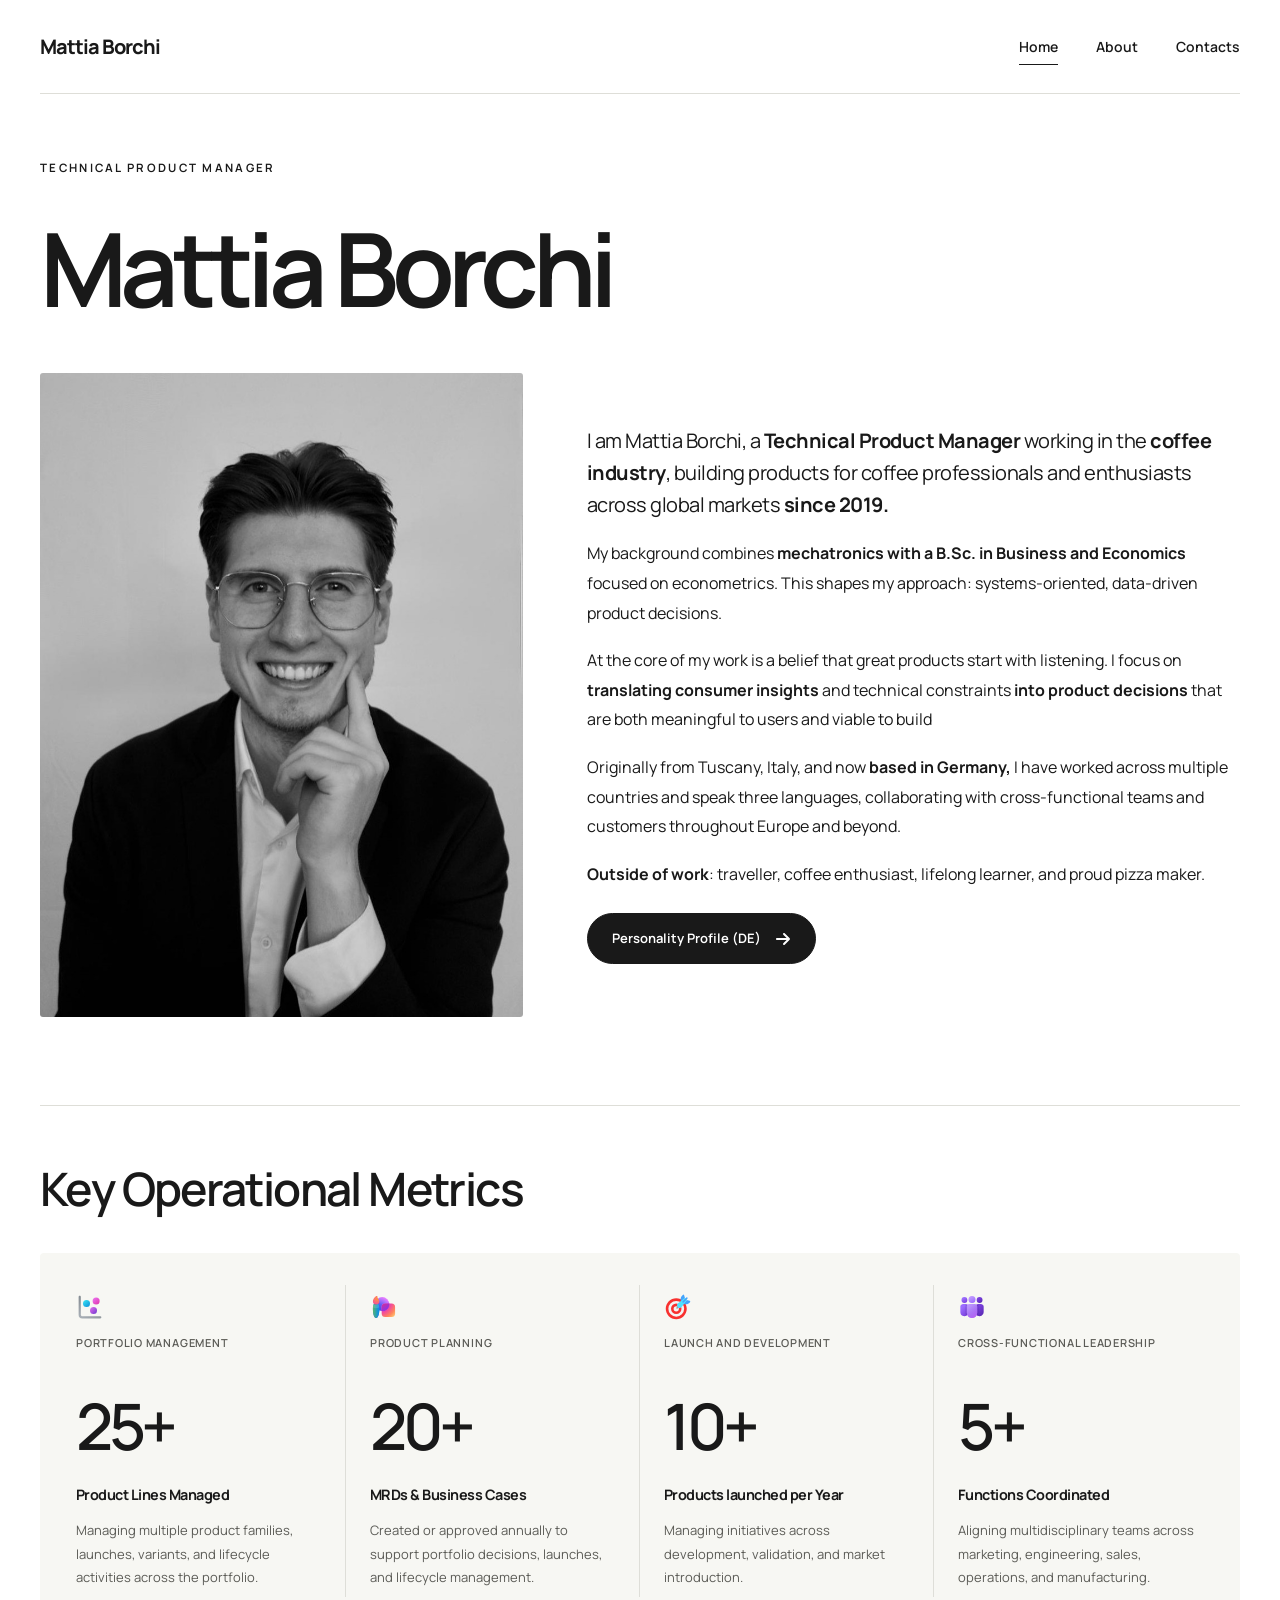
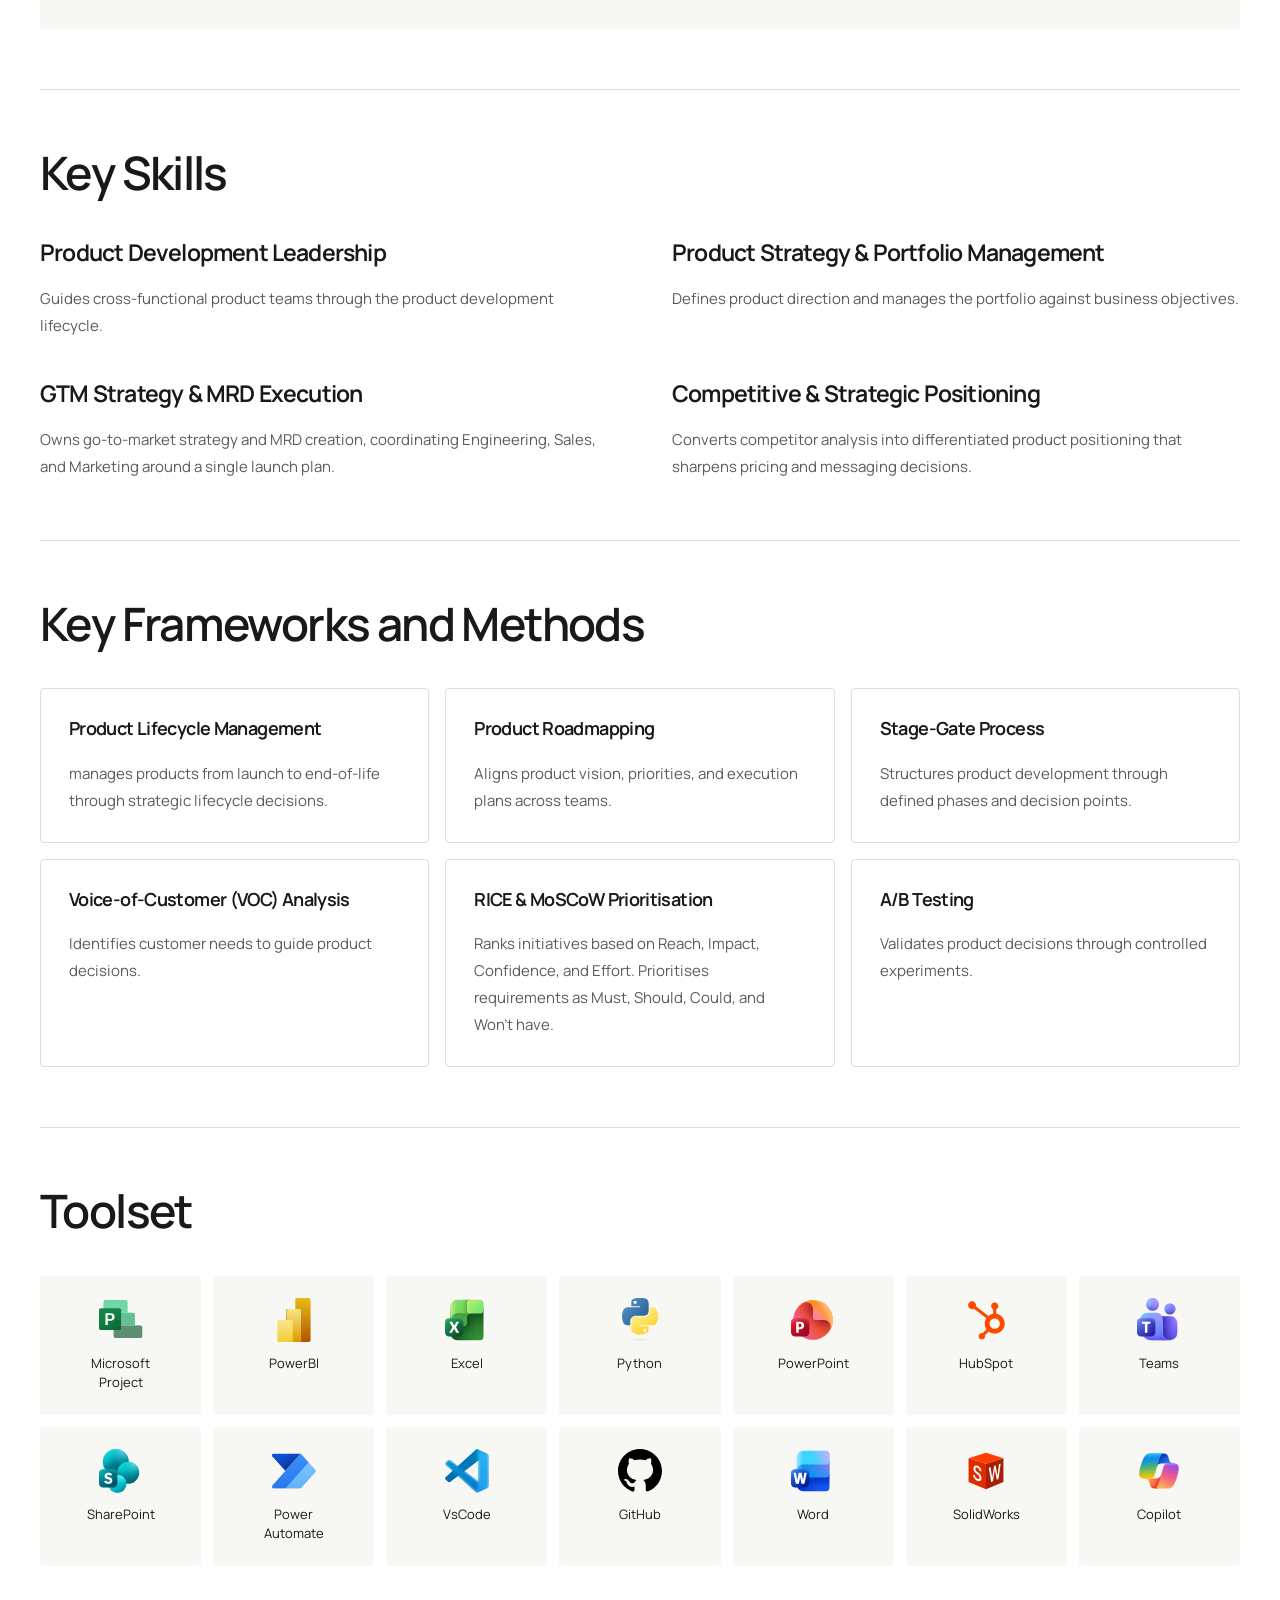
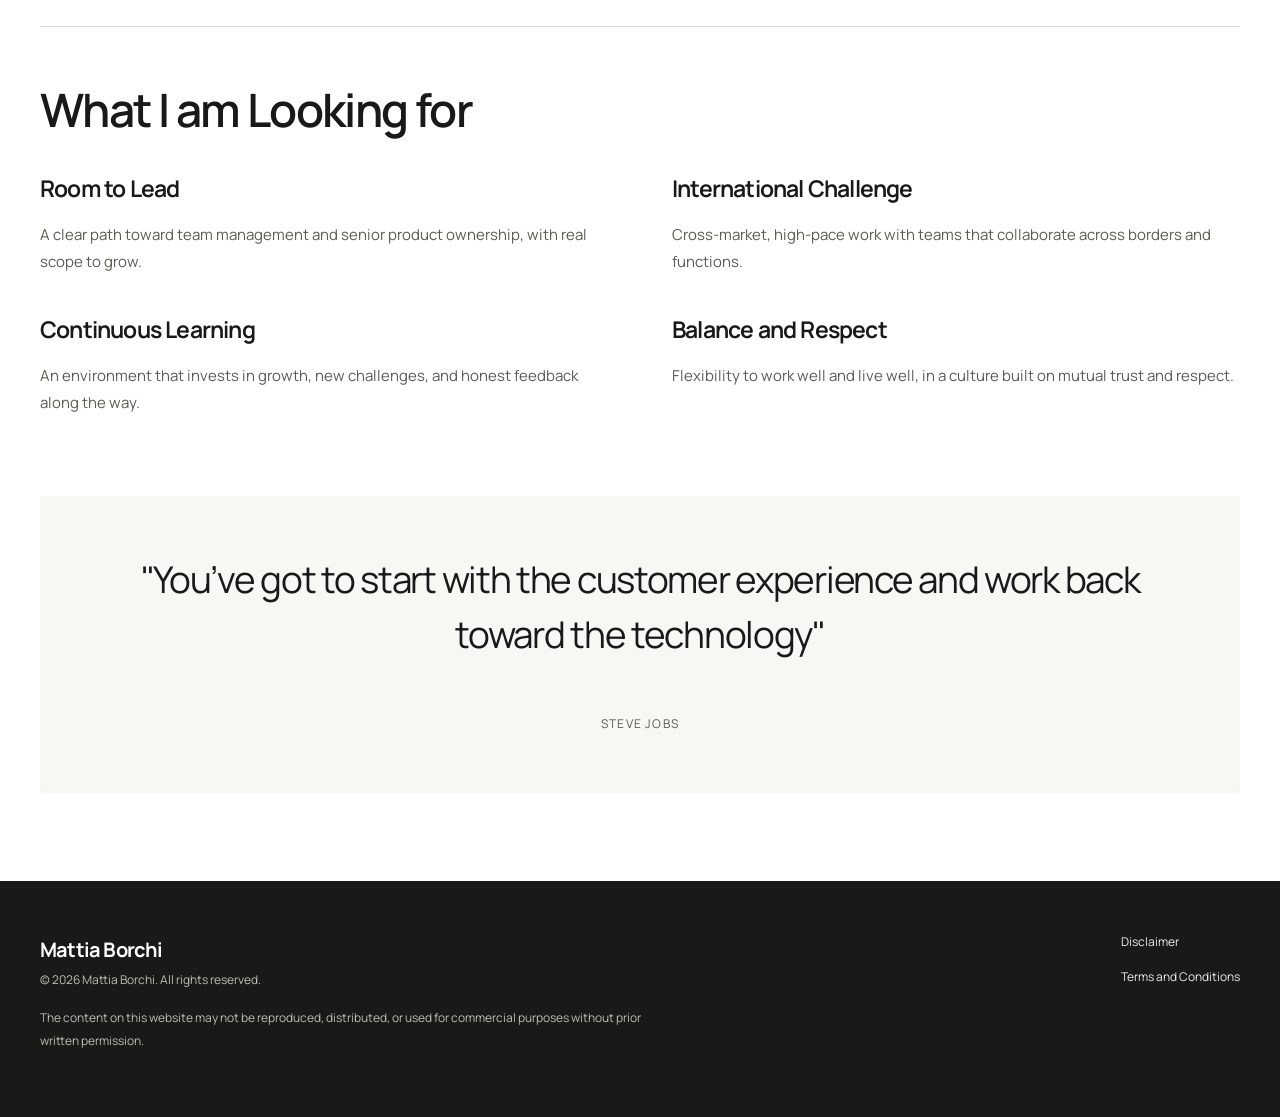
<file: index.html>
<!doctype html>
<html lang="en-GB"><head><meta charset="utf-8"><meta name="viewport" content="width=device-width,initial-scale=1">
<title>Mattia Borchi — Technical Product Manager</title><meta name="description" content="Mattia Borchi, Technical Product Manager in the coffee industry. Product strategy, development and analytics.">
<meta property="og:type" content="website"><meta property="og:title" content="Mattia Borchi — Technical Product Manager"><meta property="og:description" content="Mattia Borchi, Technical Product Manager in the coffee industry. Product strategy, development and analytics.">
<link rel="icon" href="./assets/favicon.png">
<link rel="stylesheet" href="./assets/site.css"></head><body><a class="skip-link" href="#content">Skip to content</a>
<header class="site-header"><a class="site-brand" href="./">Mattia Borchi</a><button class="menu-toggle" aria-expanded="false" aria-controls="site-nav" type="button">Menu <span aria-hidden="true">☰</span></button><nav id="site-nav" aria-label="Main navigation"><a href="./" aria-current="page">Home</a><a href="./about/">About</a><a href="./contacts/">Contacts</a></nav></header>
<main id="content" class="home"><section class="page-intro"><p class="eyebrow">Technical Product Manager</p><h1>Mattia Borchi</h1></section>
<div class="content-group home-hero">
<div class="layout-container layout-grid hero-grid">
<div class="media"><figure class="media-figure"><img src="./assets/images/portrait-monochrome.jpeg" alt="Portrait of Mattia Borchi" width="867" height="1156" loading="eager"></figure></div>
<div class="content-group">
<p>I am Mattia Borchi, a <strong>Technical Product Manager</strong> working in the <strong>coffee industry</strong>, building products for coffee professionals and enthusiasts across global markets <strong>since 2019.</strong></p>
<p>My background combines <strong>mechatronics with a B.Sc. in Business and Economics </strong>focused on econometrics. This shapes my approach: systems-oriented, data-driven product decisions.</p>
<p>At the core of my work is a belief that great products start with listening. I focus on <strong>translating consumer insights</strong> and technical constraints <strong>into product decisions</strong> that are both meaningful to users and viable to build&nbsp;</p>
<p>Originally from Tuscany, Italy, and now <strong>based in Germany,</strong> I have worked across multiple countries and speak three languages, collaborating with cross-functional teams and customers throughout Europe and beyond.</p>
<p><strong>Outside of work</strong>: traveller, coffee enthusiast, lifelong learner, and proud pizza maker.</p>
<div class="button-group"><div class="button-row">
<div class="button-item"><div class="button-wrapper"><a class="button" href="./assets/documents/personality-profile-de.pdf" rel="follow noopener" target="_blank"><div class="button-label">Personality Profile (DE) </div><span class="button-icon"><svg xmlns="https://www.w3.org/2000/svg" viewBox="0 0 448 512" aria-hidden="true" focussable="false"><path d="M438.6 278.6l-160 160C272.4 444.9 264.2 448 256 448s-16.38-3.125-22.62-9.375c-12.5-12.5-12.5-32.75 0-45.25L338.8 288H32C14.33 288 .0016 273.7 .0016 256S14.33 224 32 224h306.8l-105.4-105.4c-12.5-12.5-12.5-32.75 0-45.25s32.75-12.5 45.25 0l160 160C451.1 245.9 451.1 266.1 438.6 278.6z"></path></svg></span></a></div></div>
</div></div>
</div>
</div>
</div>
<div class="content-group design-section section-metrics" id="metrics">
<h2><strong>Key Operational Metrics</strong></h2>
<section class="layout-container layout-grid design-grid">
<div class="layout-container layout-grid design-item">
<div class="media"><figure class="media-figure"><img src="./assets/icons/data-scatter-32.svg" alt="" width="44" height="44" role="presentation" loading="lazy"></figure></div>
<header class="heading-group"><h5>Portfolio Management</h5></header>
<div class="heading-group"><h3>25+</h3></div>
<div class="heading-group"><h5>Product Lines Managed</h5></div>
<p>Managing multiple product families, launches, variants, and lifecycle activities across the portfolio.</p>
</div>
<div class="layout-container layout-grid design-item">
<div class="media"><figure class="media-figure"><img src="./assets/icons/design-ideas-48.svg" alt="" width="44" height="44" role="presentation" loading="lazy"></figure></div>
<header class="heading-group"><h5>Product Planning</h5></header>
<div class="heading-group"><h3>20+</h3></div>
<div class="heading-group"><h5>MRDs &amp; Business Cases</h5></div>
<p>Created or approved annually to support portfolio decisions, launches, and lifecycle management.</p>
</div>
<div class="layout-container layout-grid design-item">
<div class="media"><figure class="media-figure"><img src="./assets/icons/bullseye-2.svg" alt="" width="44" height="44" role="presentation" loading="lazy"></figure></div>
<header class="heading-group"><h5>Launch and Development</h5></header>
<div class="heading-group"><h3>10+</h3></div>
<div class="heading-group"><h5>Products launched per Year</h5></div>
<p>Managing initiatives across development, validation, and market introduction.</p>
</div>
<div class="layout-container layout-grid design-item">
<div class="media"><figure class="media-figure"><img src="./assets/icons/people-team-48.svg" alt="" width="44" height="44" role="presentation" loading="lazy"></figure></div>
<header class="heading-group"><h5>Cross-Functional Leadership</h5></header>
<div class="heading-group"><h3>5+</h3></div>
<div class="heading-group"><h5>Functions Coordinated</h5></div>
<p>Aligning multidisciplinary teams across marketing, engineering, sales, operations, and manufacturing.</p>
</div>
</section>
<hr class="section-rule">
</div>
<div class="content-group design-section section-skills" id="skills">
<h2><strong>Key Skills</strong></h2>
<section class="layout-container layout-grid design-grid">
<div class="layout-container layout-grid design-item">
<header class="heading-group"><h3>Product Development Leadership</h3></header>
<p>Guides cross-functional product teams through the product development lifecycle.</p>
</div>
<div class="layout-container layout-grid design-item">
<div class="heading-group"><h3>Product Strategy &amp; Portfolio Management</h3></div>
<p>Defines product direction and manages the portfolio against business objectives.</p>
</div>
<div class="layout-container layout-grid design-item">
<div class="heading-group"><h3>GTM Strategy &amp; MRD Execution</h3></div>
<p>Owns go-to-market strategy and MRD creation, coordinating Engineering, Sales, and Marketing around a single launch plan.</p>
</div>
<div class="layout-container layout-grid design-item">
<div class="heading-group"><h3>Competitive &amp; Strategic Positioning</h3></div>
<p>Converts competitor analysis into differentiated product positioning that sharpens pricing and messaging decisions.</p>
</div>
</section>
<hr class="section-rule">
</div>
<div class="content-group design-section section-frameworks" id="frameworks">
<h2><strong>Key Frameworks and Methods</strong></h2>
<div class="layout-container layout-grid design-grid">
<div class="layout-container layout-grid design-item">
<header class="heading-group"><h3>Product Lifecycle Management </h3></header>
<p>manages products from launch to end-of-life through strategic lifecycle decisions.</p>
</div>
<div class="layout-container layout-grid design-item">
<header class="heading-group"><h3>Product Roadmapping</h3></header>
<p>Aligns product vision, priorities, and execution plans across teams.</p>
</div>
<div class="layout-container layout-grid design-item">
<header class="heading-group"><h3>Stage-Gate Process</h3></header>
<p>Structures product development through defined phases and decision points.</p>
</div>
<div class="layout-container layout-grid design-item">
<header class="heading-group"><h3>Voice-of-Customer (VOC) Analysis</h3></header>
<p>Identifies customer needs to guide product decisions.</p>
</div>
<div class="layout-container layout-grid design-item">
<header class="heading-group"><h3>RICE &amp; MoSCoW Prioritisation</h3></header>
<p>Ranks initiatives based on Reach, Impact, Confidence, and Effort. Prioritises requirements as Must, Should, Could, and Won't have.</p>
</div>
<div class="layout-container layout-grid design-item">
<header class="heading-group"><h3>A/B Testing</h3></header>
<p>Validates product decisions through controlled experiments.</p>
</div>
</div>
<hr class="section-rule">
</div>
<div class="content-group design-section section-tools" id="tools">
<h2><strong>Toolset</strong></h2>
<div class="layout-container layout-grid design-grid">
<div class="media design-item"><figure class="media-figure"><img src="./assets/icons/microsoft_project_2025-present.svg" alt="" width="48" height="48" role="presentation" loading="lazy"><figcaption class="media-caption">Microsoft<br>Project</figcaption></figure></div>
<div class="media design-item"><figure class="media-figure"><img src="./assets/icons/pbi-logo.svg" alt="" width="48" height="48" role="presentation" loading="lazy"><figcaption class="media-caption">PowerBI</figcaption></figure></div>
<div class="media design-item"><figure class="media-figure"><img src="./assets/icons/excel-new.svg" alt="" width="48" height="48" role="presentation" loading="lazy"><figcaption class="media-caption">Excel</figcaption></figure></div>
<div class="media design-item"><figure class="media-figure"><img src="./assets/icons/python-logo-only-1.svg" alt="" width="48" height="48" role="presentation" loading="lazy"><figcaption class="media-caption">Python</figcaption></figure></div>
<div class="media design-item"><figure class="media-figure"><img src="./assets/icons/powerpoint-new.svg" alt="" width="48" height="48" role="presentation" loading="lazy"><figcaption class="media-caption">PowerPoint</figcaption></figure></div>
<div class="media design-item"><figure class="media-figure"><img src="./assets/icons/hubspot_symbol_8.svg" alt="" width="48" height="48" role="presentation" loading="lazy"><figcaption class="media-caption">HubSpot</figcaption></figure></div>
<div class="media design-item"><figure class="media-figure"><img src="./assets/icons/teams-new.svg" alt="" width="48" height="48" role="presentation" loading="lazy"><figcaption class="media-caption">Teams</figcaption></figure></div>
<div class="media design-item"><figure class="media-figure"><img src="./assets/icons/sharepoint-new.svg" alt="" width="48" height="48" role="presentation" loading="lazy"><figcaption class="media-caption">SharePoint</figcaption></figure></div>
<div class="media design-item"><figure class="media-figure"><img src="./assets/icons/powerautomate-new.svg" alt="" width="48" height="48" role="presentation" loading="lazy"><figcaption class="media-caption">Power<br>Automate</figcaption></figure></div>
<div class="media design-item"><figure class="media-figure"><img src="./assets/icons/vscode.svg" alt="" width="48" height="48" role="presentation" loading="lazy"><figcaption class="media-caption">VsCode</figcaption></figure></div>
<div class="media design-item"><figure class="media-figure"><img src="./assets/icons/github_invertocat_black.svg" alt="" width="48" height="48" role="presentation" loading="lazy"><figcaption class="media-caption">GitHub</figcaption></figure></div>
<div class="media design-item"><figure class="media-figure"><img src="./assets/icons/word-new.svg" alt="" width="48" height="48" role="presentation" loading="lazy"><figcaption class="media-caption">Word</figcaption></figure></div>
<div class="media design-item"><figure class="media-figure"><img src="./assets/icons/icons8-solidworks.svg" alt="" width="48" height="48" role="presentation" loading="lazy"><figcaption class="media-caption">SolidWorks</figcaption></figure></div>
<div class="media design-item"><figure class="media-figure"><img src="./assets/icons/copilot-new.svg" alt="" width="48" height="48" role="presentation" loading="lazy"><figcaption class="media-caption">Copilot</figcaption></figure></div>
</div>
<hr class="section-rule">
</div>
<div class="content-group design-section section-looking" id="looking">
<h2><strong>What I am Looking for </strong></h2>
<section class="layout-container layout-grid design-grid">
<div class="layout-container layout-grid design-item">
<header class="heading-group"><h3>Room to Lead</h3></header>
<p>A clear path toward team management and senior product ownership, with real scope to grow.</p>
</div>
<div class="layout-container layout-grid design-item">
<div class="heading-group"><h3>International Challenge</h3></div>
<p>Cross-market, high-pace work with teams that collaborate across borders and functions.</p>
</div>
<div class="layout-container layout-grid design-item">
<div class="heading-group"><h3>Continuous Learning</h3></div>
<p>An environment that invests in growth, new challenges, and honest feedback along the way.</p>
</div>
<div class="layout-container layout-grid design-item">
<div class="heading-group"><h3>Balance and Respect</h3></div>
<p>Flexibility to work well and live well, in a culture built on mutual trust and respect.</p>
</div>
</section>
<hr class="section-rule">
</div>
<div class="content-group closing-quote">
<figure class="pullquote"><blockquote><p>"You’ve got to start with the customer experience and work back toward the technology"</p><cite>Steve Jobs</cite></blockquote></figure>
<hr class="section-rule">
</div>
</main>
<footer class="site-footer"><div><strong>Mattia Borchi</strong><p>© 2026 Mattia Borchi. All rights reserved.</p><p>The content on this website may not be reproduced, distributed, or used for commercial purposes without prior written permission.</p></div><nav aria-label="Legal pages"><a href="./disclaimer/">Disclaimer</a><a href="./terms-and-conditions/">Terms and Conditions</a></nav></footer>
<script src="./assets/site.js" defer=""></script>
</body></html>
</file>
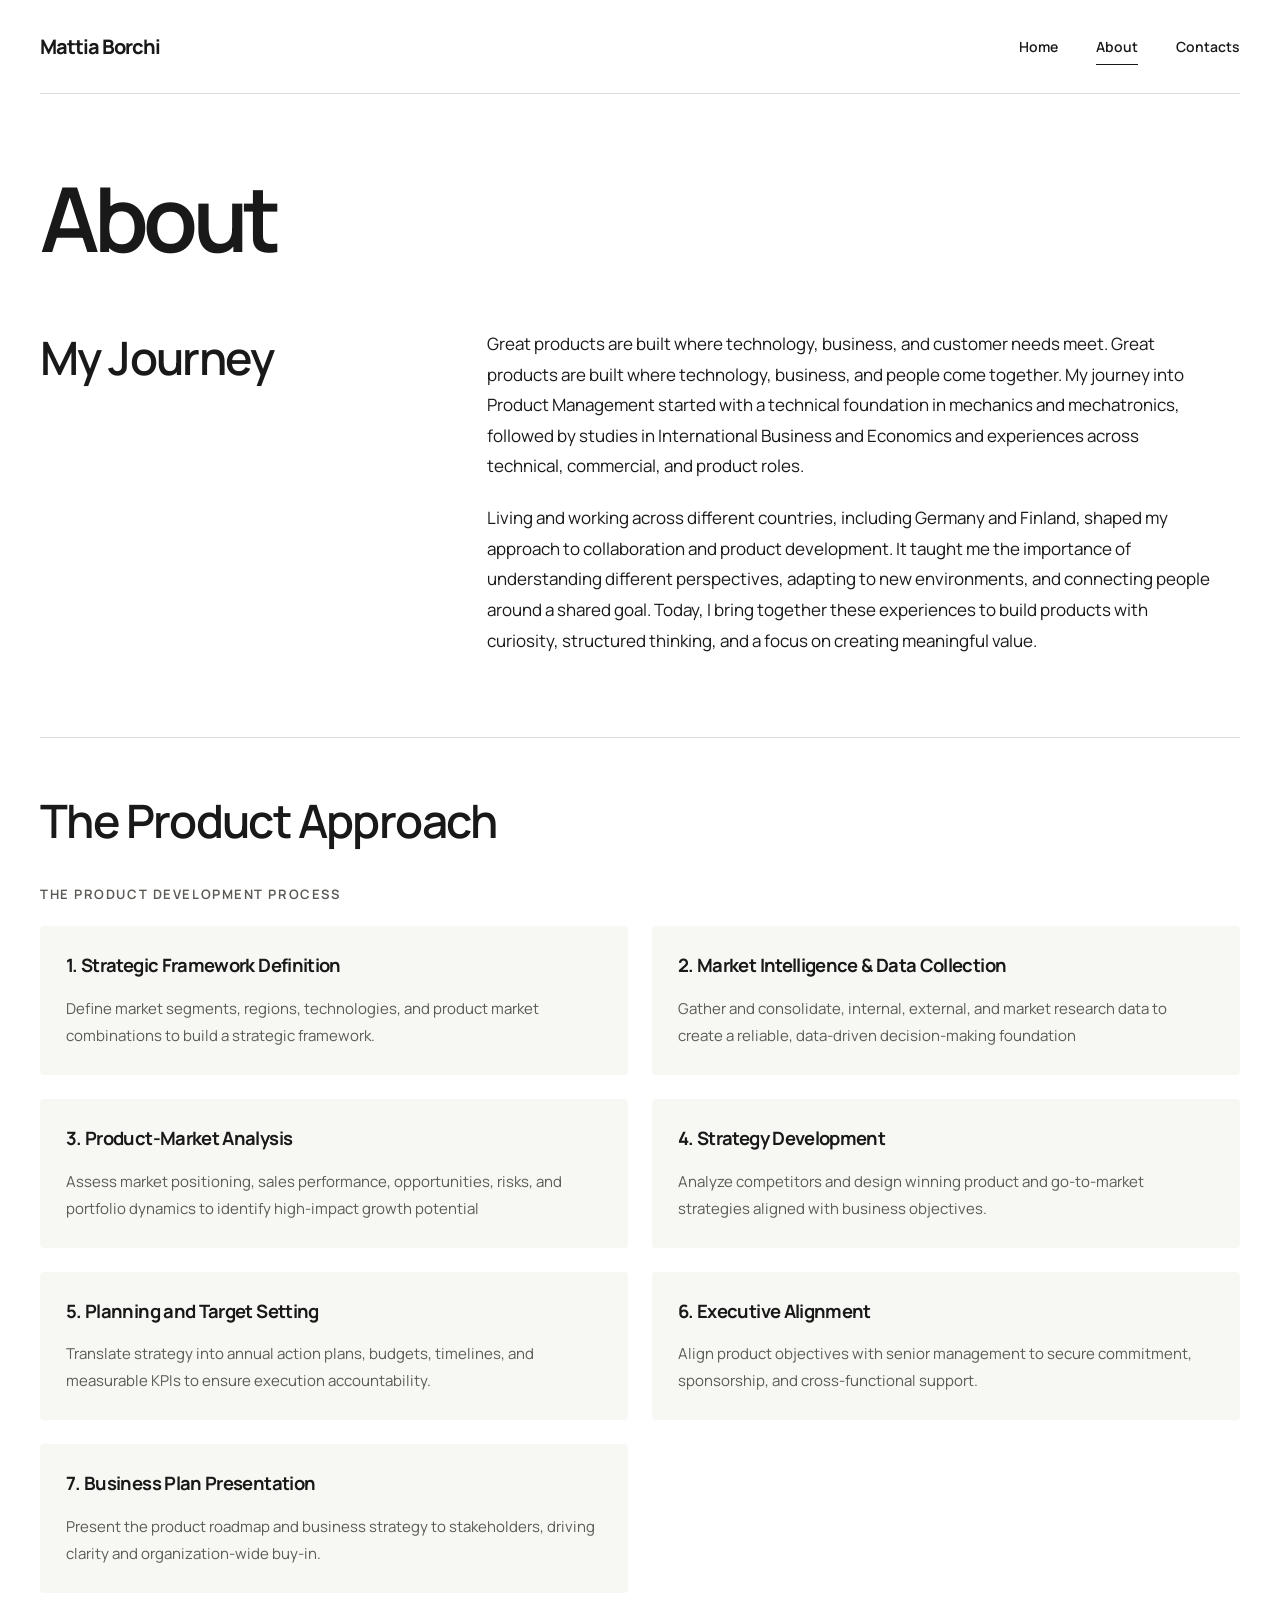
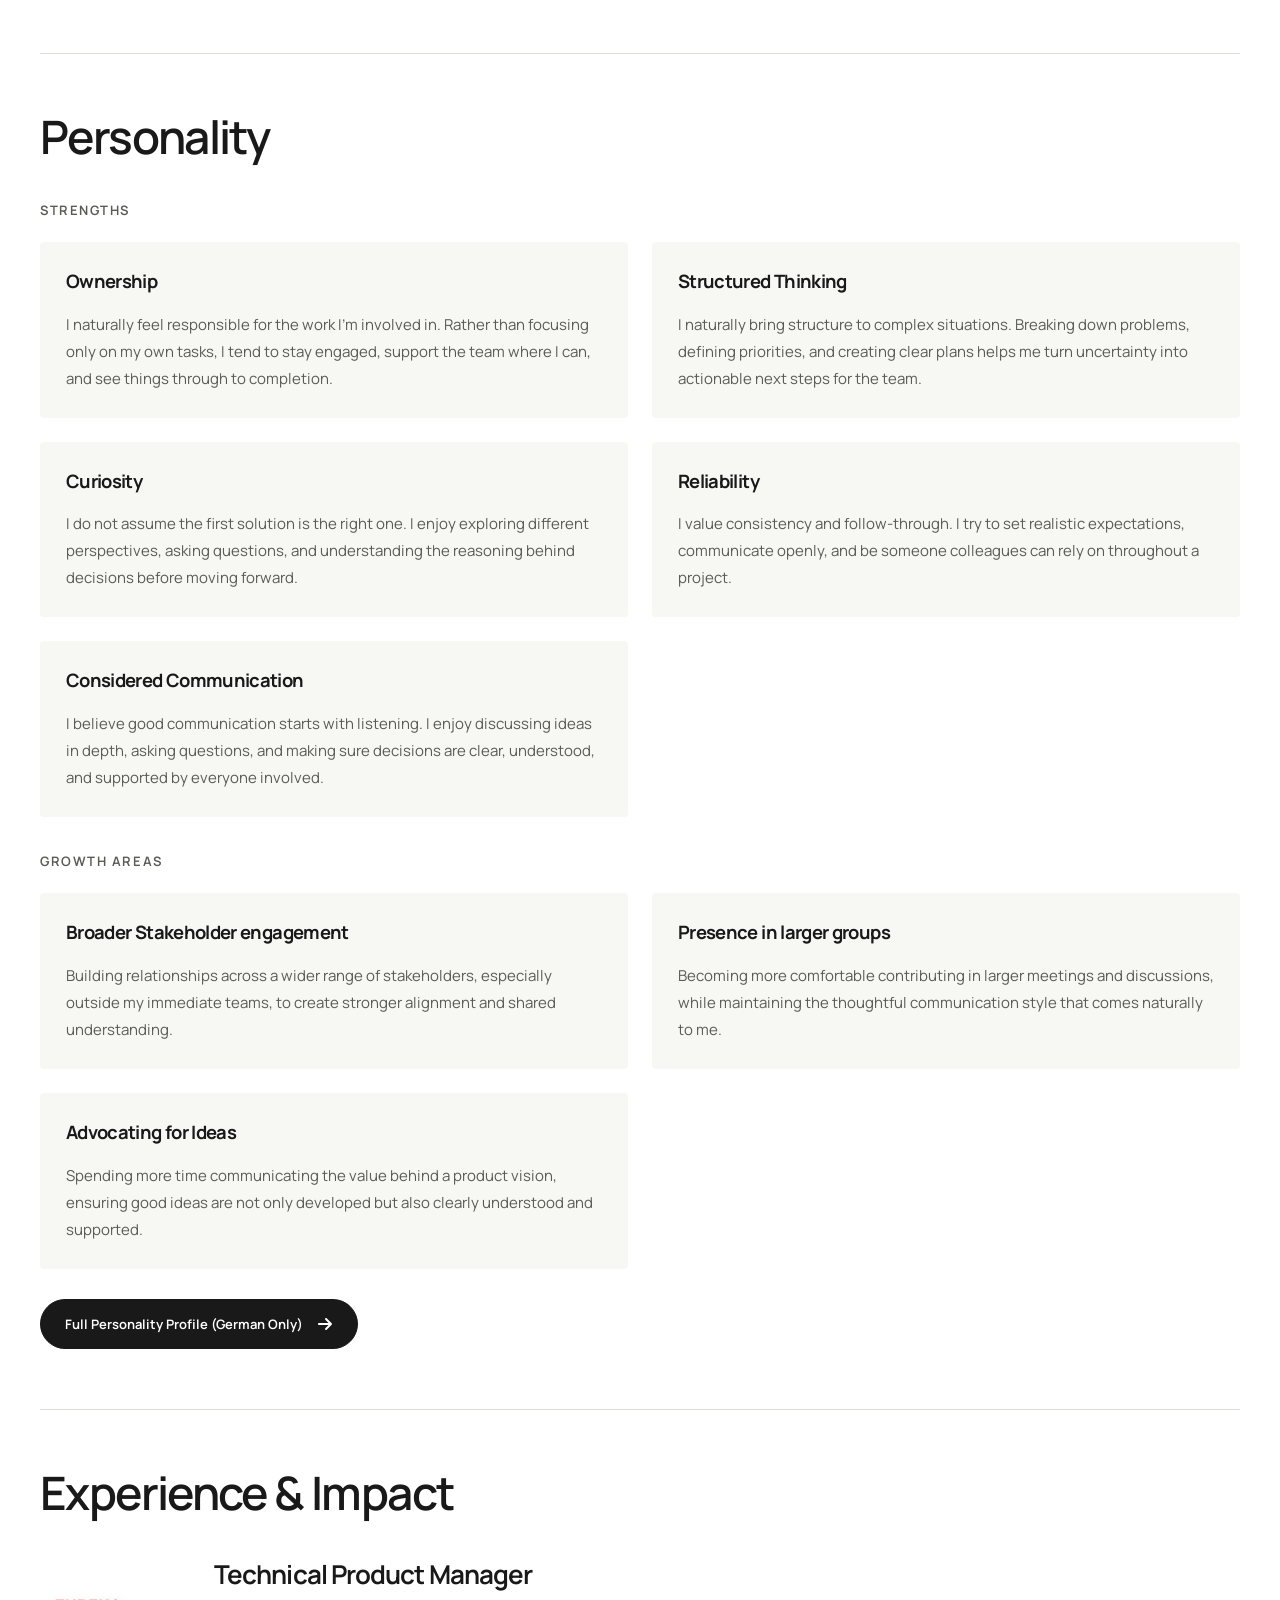
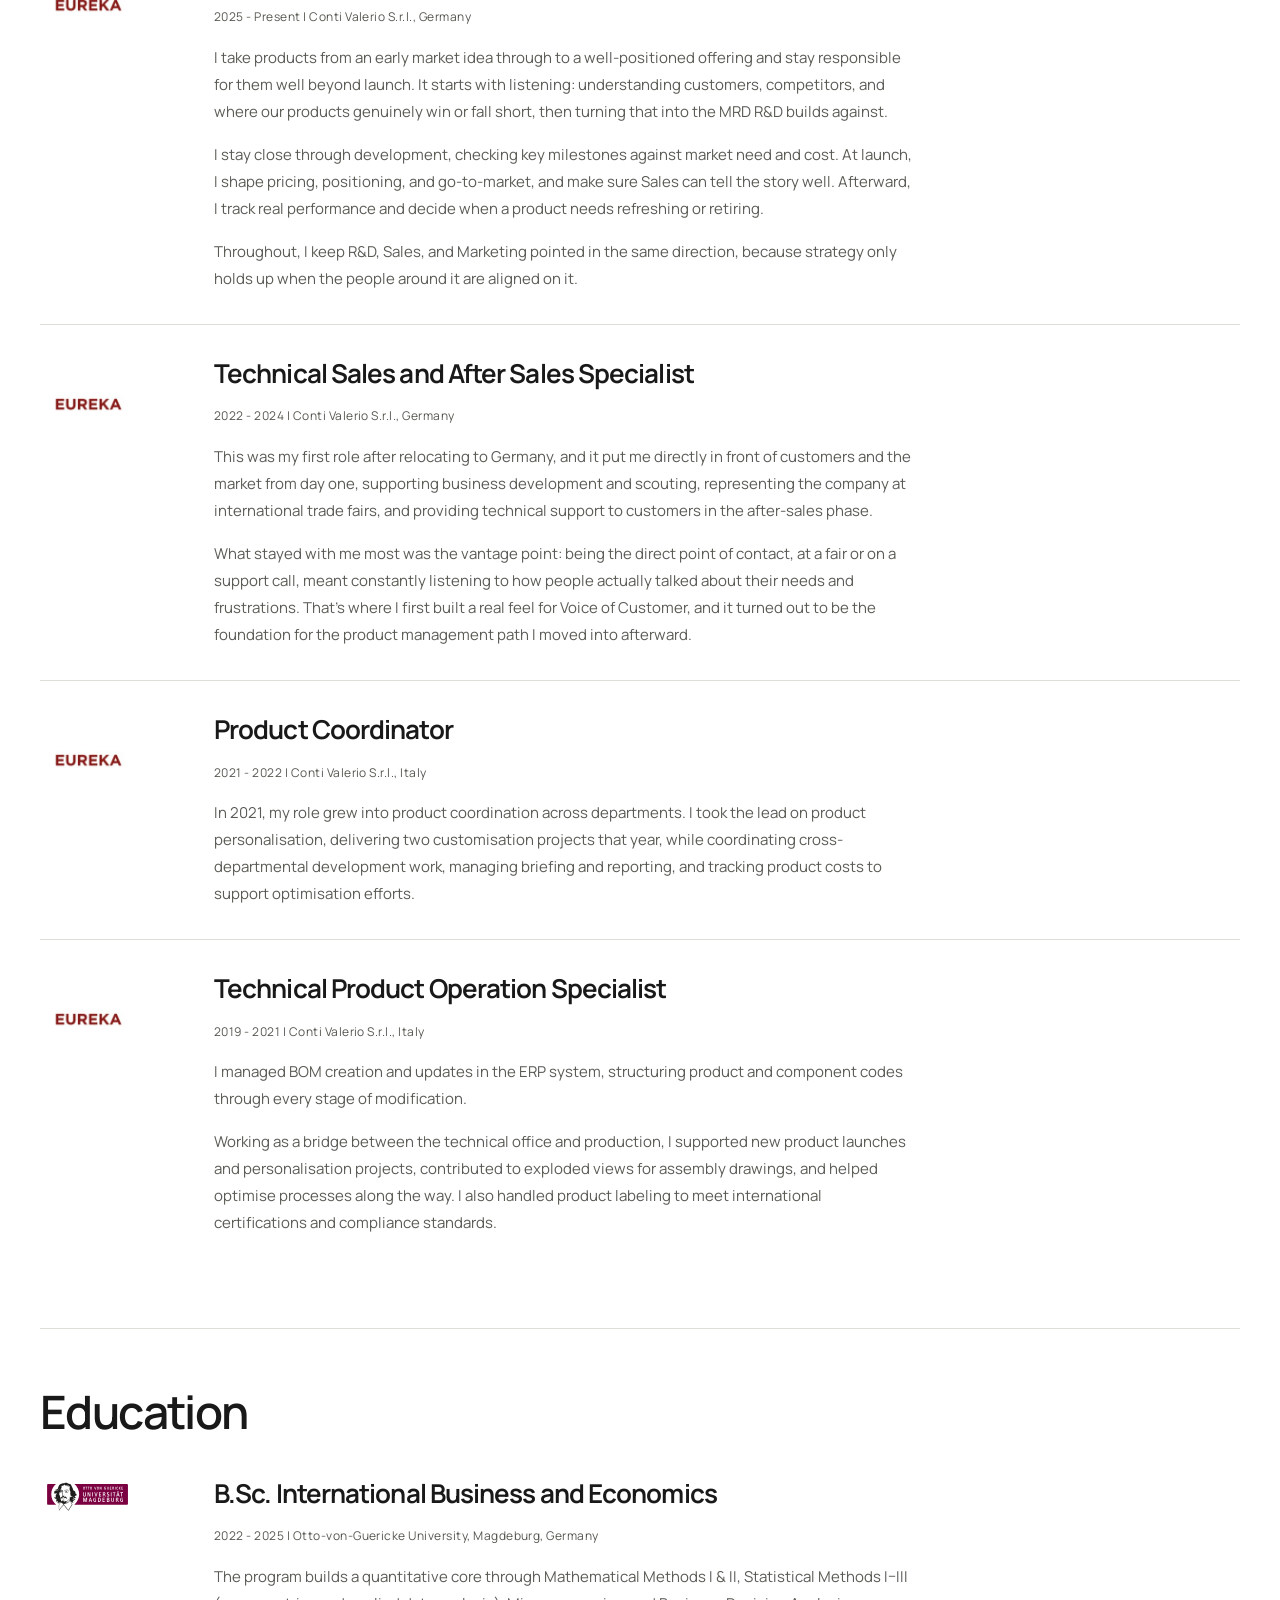
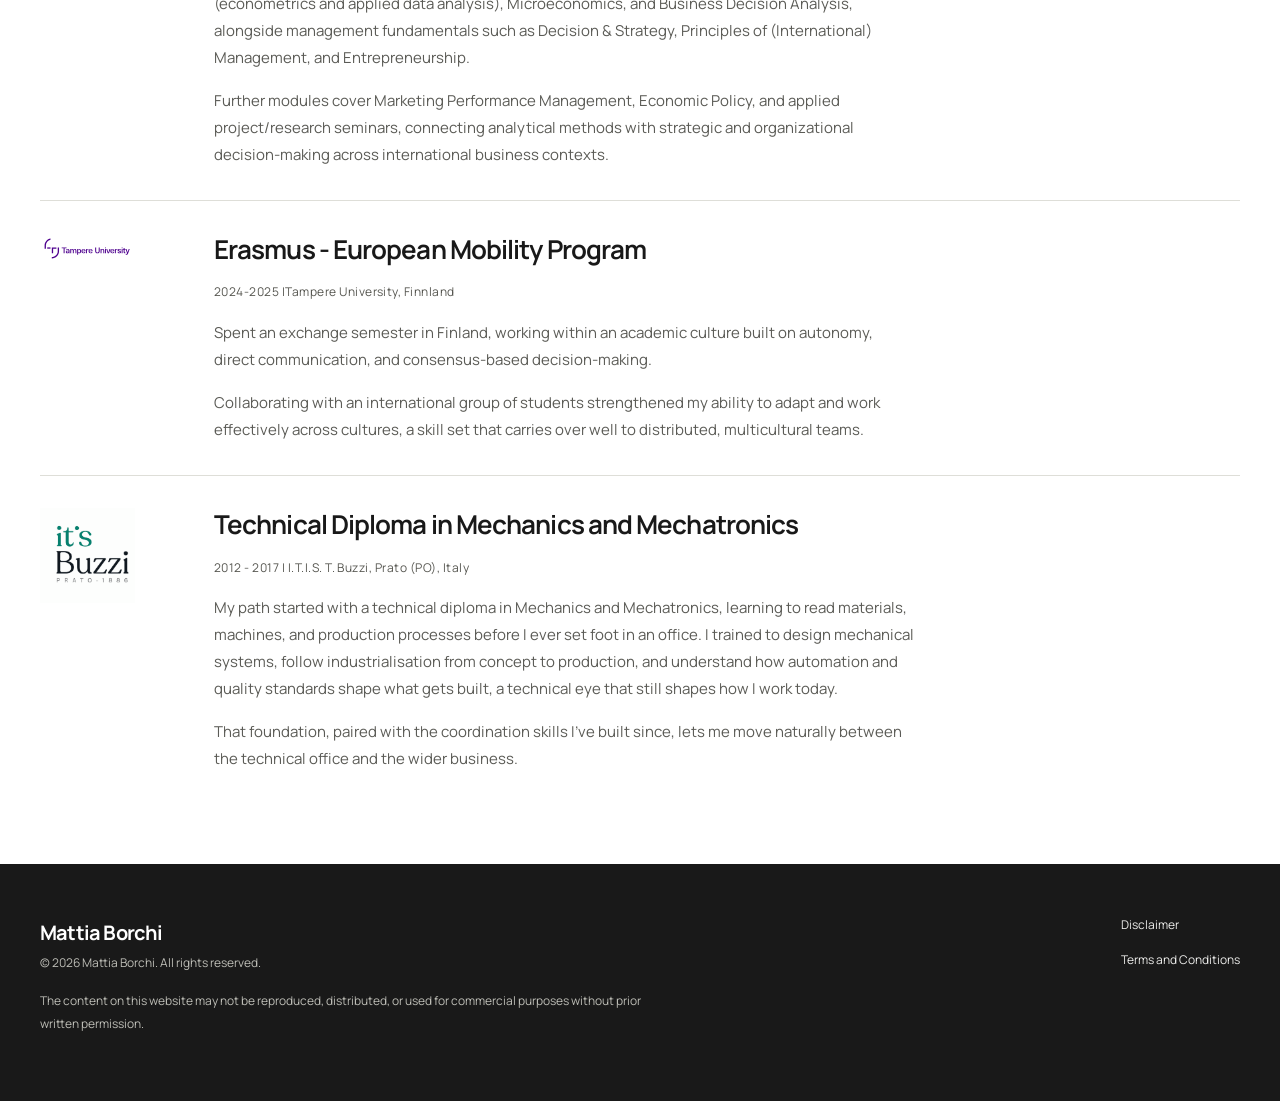
<file: about/index.html>
<!doctype html>
<html lang="en-GB"><head><meta charset="utf-8"><meta name="viewport" content="width=device-width,initial-scale=1">
<title>About — Mattia Borchi</title><meta name="description" content="The journey, product approach, experience and education of Mattia Borchi.">
<meta property="og:type" content="website"><meta property="og:title" content="About — Mattia Borchi"><meta property="og:description" content="The journey, product approach, experience and education of Mattia Borchi.">
<link rel="icon" href="../assets/favicon.png">
<link rel="stylesheet" href="../assets/site.css"></head><body><a class="skip-link" href="#content">Skip to content</a>
<header class="site-header"><a class="site-brand" href="../">Mattia Borchi</a><button class="menu-toggle" aria-expanded="false" aria-controls="site-nav" type="button">Menu <span aria-hidden="true">☰</span></button><nav id="site-nav" aria-label="Main navigation"><a href="../">Home</a><a href="../about/" aria-current="page">About</a><a href="../contacts/">Contacts</a></nav></header>
<main id="content" class="about"><div class="page-title"><h1>About</h1></div>
<div class="content-group design-section section-journey" id="journey">
<h2>My Journey</h2>
<p>Great products are built where technology, business, and customer needs meet. Great products are built where technology, business, and people come together. My journey into Product Management started with a technical foundation in mechanics and mechatronics, followed by studies in International Business and Economics and experiences across technical, commercial, and product roles.</p>
<p>Living and working across different countries, including Germany and Finland, shaped my approach to collaboration and product development. It taught me the importance of understanding different perspectives, adapting to new environments, and connecting people around a shared goal. Today, I bring together these experiences to build products with curiosity, structured thinking, and a focus on creating meaningful value.</p>
</div>
<div class="content-group design-section section-process" id="process">
<hr class="section-rule">
<h2>The Product Approach</h2>
<h3>The Product Development Process</h3>
<div class="layout-container layout-grid design-grid">
<div class="layout-container layout-grid design-item">
<div class="heading-group"><h4><strong>1. Strategic Framework Definition</strong></h4></div>
<p>Define market segments, regions, technologies, and product market combinations to build a  strategic framework.</p>
</div>
<div class="layout-container layout-grid design-item">
<div class="heading-group"><h4><strong> 2. Market Intelligence &amp; Data Collection </strong></h4></div>
<p> Gather and consolidate, internal, external, and market research data to create a reliable, data-driven decision-making foundation </p>
</div>
<div class="layout-container layout-grid design-item">
<div class="heading-group"><h4><strong>3. Product-Market Analysis</strong></h4></div>
<p>Assess market positioning, sales performance, opportunities, risks, and portfolio dynamics to identify high-impact growth potential  </p>
</div>
<div class="layout-container layout-grid design-item">
<div class="heading-group"><h4><strong>4. Strategy Development </strong></h4></div>
<p>Analyze competitors and design winning product and go-to-market strategies aligned with business objectives.</p>
</div>
<div class="layout-container layout-grid design-item">
<div class="heading-group"><h4><strong>5. Planning and Target Setting</strong></h4></div>
<p>Translate strategy into annual action plans, budgets, timelines, and measurable KPIs to ensure execution accountability.</p>
</div>
<div class="layout-container layout-grid design-item">
<div class="heading-group"><h4><strong>6. Executive Alignment</strong></h4></div>
<p>Align product objectives with senior management to secure commitment, sponsorship, and cross-functional support.</p>
</div>
<div class="layout-container layout-grid design-item">
<div class="heading-group"><h4><strong>7. Business Plan Presentation</strong></h4></div>
<p>Present the product roadmap and business strategy to stakeholders, driving clarity and organization-wide buy-in.</p>
</div>
</div>
<hr class="section-rule">
</div>
<div class="content-group design-section section-personality" id="personality">
<h2>Personality</h2>
<h3>Strengths</h3>
<div class="layout-container layout-grid design-grid">
<div class="layout-container layout-grid design-item">
<div class="heading-group"><h4><strong>Ownership</strong></h4></div>
<p>I naturally feel responsible for the work I'm involved in. Rather than focusing only on my own tasks, I tend to stay engaged, support the team where I can, and see things through to completion.</p>
</div>
<div class="layout-container layout-grid design-item">
<div class="heading-group"><h4><strong>Structured Thinking</strong></h4></div>
<p>I naturally bring structure to complex situations. Breaking down problems, defining priorities, and creating clear plans helps me turn uncertainty into actionable next steps for the team.</p>
</div>
<div class="layout-container layout-grid design-item">
<div class="heading-group"><h4><strong>Curiosity</strong></h4></div>
<p>I do not assume the first solution is the right one. I enjoy exploring different perspectives, asking questions, and understanding the reasoning behind decisions before moving forward.</p>
</div>
<div class="layout-container layout-grid design-item">
<div class="heading-group"><h4><strong>Reliability</strong></h4></div>
<p>I value consistency and follow-through. I try to set realistic expectations, communicate openly, and be someone colleagues can rely on throughout a project.</p>
</div>
<div class="layout-container layout-grid design-item">
<div class="heading-group"><h4><strong>Considered Communication</strong></h4></div>
<p>I believe good communication starts with listening. I enjoy discussing ideas in depth, asking questions, and making sure decisions are clear, understood, and supported by everyone involved.</p>
</div>
</div>
<h3>Growth Areas </h3>
<div class="layout-container layout-grid design-grid">
<div class="layout-container layout-grid design-item">
<div class="heading-group"><h4><strong>Broader Stakeholder engagement </strong></h4></div>
<p>Building relationships across a wider range of stakeholders, especially outside my immediate teams, to create stronger alignment and shared understanding.</p>
</div>
<div class="layout-container layout-grid design-item">
<div class="heading-group"><h4><strong>Presence in larger groups</strong></h4></div>
<p>Becoming more comfortable contributing in larger meetings and discussions, while maintaining the thoughtful communication style that comes naturally to me.</p>
</div>
<div class="layout-container layout-grid design-item">
<div class="heading-group"><h4><strong>Advocating for Ideas</strong></h4></div>
<p>Spending more time communicating the value behind a product vision, ensuring good ideas are not only developed but also clearly understood and supported.</p>
</div>
</div>
<div class="button-group"><div class="button-row">
<div class="button-item"><div class="button-wrapper"><a class="button" href="../assets/documents/personality-profile-de.pdf" rel="follow noopener" target="_self"><div class="button-label">Full Personality Profile (German Only)</div><span class="button-icon"><svg xmlns="https://www.w3.org/2000/svg" viewBox="0 0 448 512" aria-hidden="true" focussable="false"><path d="M438.6 278.6l-160 160C272.4 444.9 264.2 448 256 448s-16.38-3.125-22.62-9.375c-12.5-12.5-12.5-32.75 0-45.25L338.8 288H32C14.33 288 .0016 273.7 .0016 256S14.33 224 32 224h306.8l-105.4-105.4c-12.5-12.5-12.5-32.75 0-45.25s32.75-12.5 45.25 0l160 160C451.1 245.9 451.1 266.1 438.6 278.6z"></path></svg></span></a></div></div>
</div></div>
<hr class="section-rule">
</div>
<div class="content-group design-section section-experience" id="experience">
<h2>Experience &amp; Impact</h2>
<div class="layout-container layout-grid design-grid">
<div class="media design-item"><figure class="media-figure"><img src="../assets/images/eureka-logo.jpeg" alt="" width="47" height="19" loading="lazy" role="presentation"></figure></div>
<div class="content-group design-item">
<header class="heading-group"><h3>Technical Product Manager</h3></header>
<p class="date-line">2025 - Present | Conti Valerio S.r.l., Germany</p>
<p>I take products from an early market idea through to a well-positioned offering and stay responsible for them well beyond launch. It starts with listening: understanding customers, competitors, and where our products genuinely win or fall short, then turning that into the MRD R&amp;D builds against.</p>
<p>I stay close through development, checking key milestones against market need and cost. At launch, I shape pricing, positioning, and go-to-market, and make sure Sales can tell the story well. Afterward, I track real performance and decide when a product needs refreshing or retiring.</p>
<p>Throughout, I keep R&amp;D, Sales, and Marketing pointed in the same direction, because strategy only holds up when the people around it are aligned on it.</p>
</div>
</div>
<div class="layout-container layout-grid design-grid">
<div class="media design-item"><figure class="media-figure"><img src="../assets/images/eureka-logo.jpeg" alt="" width="47" height="19" loading="lazy" role="presentation"></figure></div>
<div class="content-group design-item">
<header class="heading-group"><h3>Technical Sales and After Sales Specialist</h3></header>
<p class="date-line">2022 - 2024  | Conti Valerio S.r.l., Germany</p>
<p>This was my first role after relocating to Germany, and it put me directly in front of customers and the market from day one, supporting business development and scouting, representing the company at international trade fairs, and providing technical support to customers in the after-sales phase.</p>
<p>What stayed with me most was the vantage point: being the direct point of contact, at a fair or on a support call, meant constantly listening to how people actually talked about their needs and frustrations. That's where I first built a real feel for Voice of Customer, and it turned out to be the foundation for the product management path I moved into afterward.</p>
</div>
</div>
<div class="layout-container layout-grid design-grid">
<div class="media design-item"><figure class="media-figure"><img src="../assets/images/eureka-logo.jpeg" alt="" width="47" height="19" loading="lazy" role="presentation"></figure></div>
<div class="content-group design-item">
<header class="heading-group"><h3>Product Coordinator</h3></header>
<p class="date-line">2021 - 2022 | Conti Valerio S.r.l., Italy</p>
<p>In 2021, my role grew into product coordination across departments. I took the lead on product personalisation, delivering two customisation projects that year, while coordinating cross-departmental development work, managing briefing and reporting, and tracking product costs to support optimisation efforts.</p>
</div>
</div>
<div class="layout-container layout-grid design-grid">
<div class="media design-item"><figure class="media-figure"><img src="../assets/images/eureka-logo.jpeg" alt="" width="47" height="19" loading="lazy" role="presentation"></figure></div>
<div class="content-group design-item">
<header class="heading-group"><h3>Technical Product Operation Specialist</h3></header>
<p class="date-line">2019 - 2021 | Conti Valerio S.r.l., Italy</p>
<p>I managed BOM creation and updates in the ERP system, structuring product and component codes through every stage of modification. </p>
<p>Working as a bridge between the technical office and production, I supported new product launches and personalisation projects, contributed to exploded views for assembly drawings, and helped optimise processes along the way. I also handled product labeling to meet international certifications and compliance standards.</p>
</div>
</div>
</div>
<div class="content-group design-section section-education" id="education">
<h2>Education</h2>
<div class="layout-container layout-grid design-grid">
<div class="media design-item"><figure class="media-figure"><img src="../assets/icons/ovgu-logo.svg" alt="" width="143" height="29" loading="lazy" role="presentation"></figure></div>
<div class="content-group design-item">
<h3>B.Sc. International Business and Economics</h3>
<p class="date-line">2022 - 2025 | Otto-von-Guericke University, Magdeburg, Germany </p>
<p>The program builds a quantitative core through Mathematical Methods I &amp; II, Statistical Methods I–III (econometrics and applied data analysis), Microeconomics, and Business Decision Analysis, alongside management fundamentals such as Decision &amp; Strategy, Principles of (International) Management, and Entrepreneurship.</p>
<p>Further modules cover Marketing Performance Management, Economic Policy, and applied project/research seminars, connecting analytical methods with strategic and organizational decision-making across international business contexts.</p>
</div>
</div>
<div class="layout-container layout-grid design-grid">
<div class="media design-item"><figure class="media-figure"><img src="../assets/icons/tampere_university_logo.svg" alt="" width="134" height="42" loading="lazy" role="presentation"></figure></div>
<div class="content-group design-item">
<header class="heading-group"><h3>Erasmus - European Mobility Program</h3></header>
<p class="date-line">2024-2025 |Tampere University, Finnland</p>
<p>Spent an exchange semester in Finland, working within an academic culture built on autonomy, direct communication, and consensus-based decision-making. </p>
<p>Collaborating with an international group of students strengthened my ability to adapt and work effectively across cultures, a skill set that carries over well to distributed, multicultural teams.</p>
</div>
</div>
<div class="layout-container layout-grid design-grid">
<div class="media design-item"><figure class="media-figure"><img src="../assets/images/education-logo.png" alt="" width="47" height="19" loading="lazy" role="presentation"></figure></div>
<div class="content-group design-item">
<header class="heading-group"><h3>Technical Diploma in Mechanics and Mechatronics</h3></header>
<p class="date-line">2012 - 2017 | I.T.I.S. T. Buzzi, Prato (PO), Italy</p>
<p>My path started with a technical diploma in Mechanics and Mechatronics, learning to read materials, machines, and production processes before I ever set foot in an office. I trained to design mechanical systems, follow industrialisation from concept to production, and understand how automation and quality standards shape what gets built, a technical eye that still shapes how I work today.</p>
<p>That foundation, paired with the coordination skills I've built since, lets me move naturally between the technical office and the wider business.</p>
</div>
</div>
<hr class="section-rule">
</div>
</main>
<footer class="site-footer"><div><strong>Mattia Borchi</strong><p>© 2026 Mattia Borchi. All rights reserved.</p><p>The content on this website may not be reproduced, distributed, or used for commercial purposes without prior written permission.</p></div><nav aria-label="Legal pages"><a href="../disclaimer/">Disclaimer</a><a href="../terms-and-conditions/">Terms and Conditions</a></nav></footer>
<script src="../assets/site.js" defer=""></script>
</body></html>
</file>
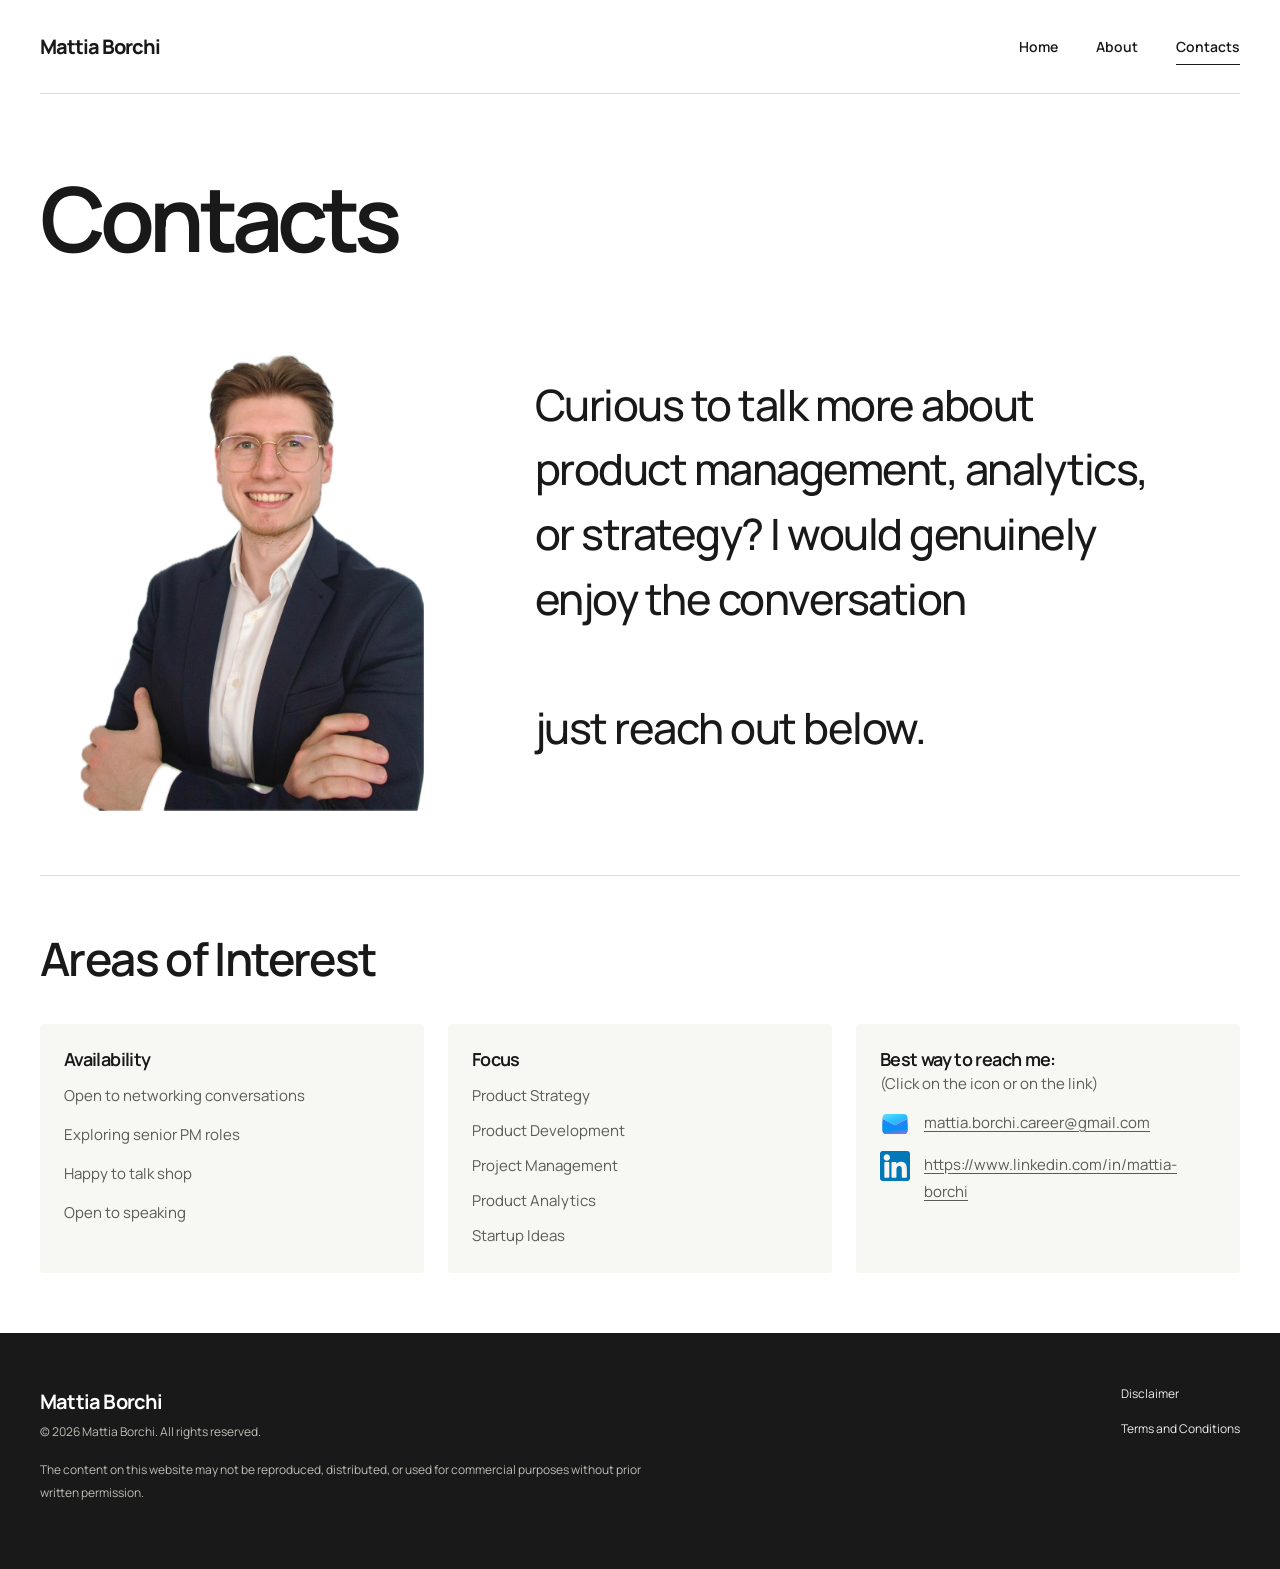
<file: contacts/index.html>
<!doctype html>
<html lang="en-GB"><head><meta charset="utf-8"><meta name="viewport" content="width=device-width,initial-scale=1">
<title>Contacts — Mattia Borchi</title><meta name="description" content="Contact Mattia Borchi for conversations about product management, analytics and strategy.">
<meta property="og:type" content="website"><meta property="og:title" content="Contacts — Mattia Borchi"><meta property="og:description" content="Contact Mattia Borchi for conversations about product management, analytics and strategy.">
<link rel="icon" href="../assets/favicon.png">
<link rel="stylesheet" href="../assets/site.css"></head><body><a class="skip-link" href="#content">Skip to content</a>
<header class="site-header"><a class="site-brand" href="../">Mattia Borchi</a><button class="menu-toggle" aria-expanded="false" aria-controls="site-nav" type="button">Menu <span aria-hidden="true">☰</span></button><nav id="site-nav" aria-label="Main navigation"><a href="../">Home</a><a href="../about/">About</a><a href="../contacts/" aria-current="page">Contacts</a></nav></header>
<main id="content" class="contacts"><div class="page-title"><h1>Contacts</h1></div>
<div class="content-group contact-hero">
<div class="layout-container layout-grid hero-grid">
<div class="media"><figure class="media-figure"><img src="../assets/images/portrait-color.png" alt="Portrait of Mattia Borchi" width="758" height="1024" loading="lazy"></figure></div>
<div class="heading-group"><h2>Curious to talk more about product management, analytics, or strategy? I would genuinely enjoy the conversation<br><br> just reach out below.</h2></div>
</div>
</div>
<hr class="section-rule">
<div class="content-group design-section section-interests" id="interests">
<div class="heading-group"><h2>Areas of Interest</h2></div>
<div class="layout-container layout-grid design-grid">
<div class="content-group design-item">
<div class="heading-group"><h3>Availability</h3></div>
<div class="content-group">
<p>Open to networking conversations&nbsp;</p>
</div>
<div class="content-group">
<p>Exploring senior PM roles</p>
</div>
<div class="content-group">
<p>Happy to talk shop</p>
</div>
<div class="content-group">
<p>Open to speaking</p>
</div>
</div>
<div class="content-group design-item">
<div class="heading-group"><h3>Focus</h3></div>
<div class="content-group">
<p>Product Strategy</p>
<p>Product Development</p>
<p>Project Management</p>
<p>Product Analytics</p>
<p>Startup Ideas</p>
</div>
</div>
<div class="content-group design-item">
<header class="heading-group"><h3>Best way to reach me:</h3><p>(Click on the icon or on the link)</p></header>
<div class="layout-container layout-grid contact-row">
<div class="media"><figure class="media-figure"><a href="mailto:mattia.borchi.career@gmail.com" target="_blank" rel="noreferrer noopener"><img src="../assets/icons/mail-48.svg" alt="" width="48" height="48" role="presentation" loading="lazy"></a></figure></div>
<p><a href="mailto:mattia.borchi.career@gmail.com">mattia.borchi.career@gmail.com</a></p>
</div>
<div class="layout-container layout-grid contact-row">
<div class="media"><figure class="media-figure"><a href="https://www.linkedin.com/in/mattia-borchi" target="_blank" rel="noreferrer noopener"><img src="../assets/icons/linkedin-svgrepo-com.svg" alt="" width="48" height="48" role="presentation" loading="lazy"></a></figure></div>
<p><a href="https://www.linkedin.com/in/mattia-borchi">https://www.linkedin.com/in/mattia-borchi</a></p>
</div>
</div>
</div>
</div>
<hr class="section-rule">
</main>
<footer class="site-footer"><div><strong>Mattia Borchi</strong><p>© 2026 Mattia Borchi. All rights reserved.</p><p>The content on this website may not be reproduced, distributed, or used for commercial purposes without prior written permission.</p></div><nav aria-label="Legal pages"><a href="../disclaimer/">Disclaimer</a><a href="../terms-and-conditions/">Terms and Conditions</a></nav></footer>
<script src="../assets/site.js" defer=""></script>
</body></html>
</file>
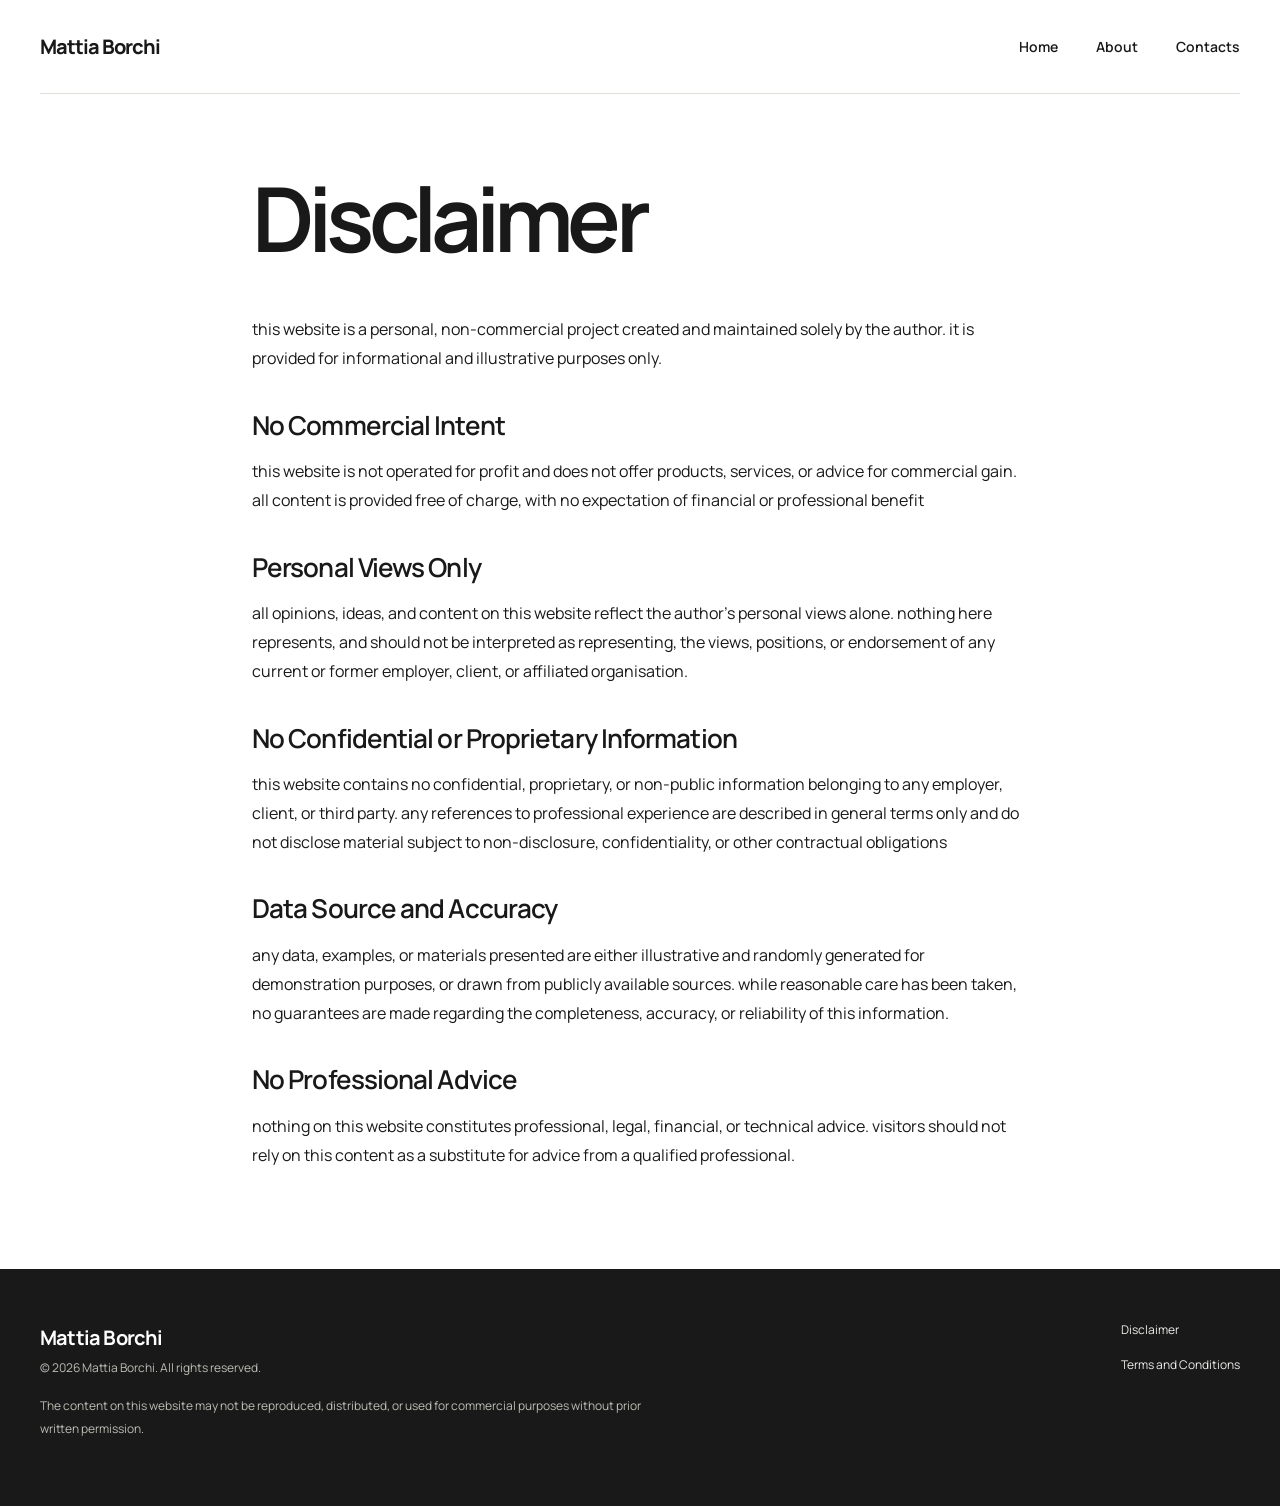
<file: disclaimer/index.html>
<!doctype html>
<html lang="en-GB"><head><meta charset="utf-8"><meta name="viewport" content="width=device-width,initial-scale=1">
<title>Disclaimer — Mattia Borchi</title><meta name="description" content="Disclaimer — Mattia Borchi">
<meta property="og:type" content="website"><meta property="og:title" content="Disclaimer — Mattia Borchi"><meta property="og:description" content="Disclaimer — Mattia Borchi">
<link rel="icon" href="../assets/favicon.png">
<link rel="stylesheet" href="../assets/site.css"></head><body><a class="skip-link" href="#content">Skip to content</a>
<header class="site-header"><a class="site-brand" href="../">Mattia Borchi</a><button class="menu-toggle" aria-expanded="false" aria-controls="site-nav" type="button">Menu <span aria-hidden="true">☰</span></button><nav id="site-nav" aria-label="Main navigation"><a href="../">Home</a><a href="../about/">About</a><a href="../contacts/">Contacts</a></nav></header>
<main id="content" class="disclaimer"><div class="page-title"><h1>Disclaimer</h1></div>
<p>this website is a personal, non-commercial project created and maintained solely by the author. it is provided for informational and illustrative purposes only.</p>
<h2>No Commercial Intent</h2>
<p>this website is not operated for profit and does not offer products, services, or advice for commercial gain. all content is provided free of charge, with no expectation of financial or professional benefit</p>
<h2>Personal Views Only</h2>
<p>all opinions, ideas, and content on this website reflect the author's personal views alone. nothing here represents, and should not be interpreted as representing, the views, positions, or endorsement of any current or former employer, client, or affiliated organisation.</p>
<h2>No Confidential or Proprietary Information</h2>
<p>this website contains no confidential, proprietary, or non-public information belonging to any employer, client, or third party. any references to professional experience are described in general terms only and do not disclose material subject to non-disclosure, confidentiality, or other contractual obligations</p>
<h2>Data Source and Accuracy</h2>
<p>any data, examples, or materials presented are either illustrative and randomly generated for demonstration purposes, or drawn from publicly available sources. while reasonable care has been taken, no guarantees are made regarding the completeness, accuracy, or reliability of this information.</p>
<h2>No Professional Advice</h2>
<p>nothing on this website constitutes professional, legal, financial, or technical advice. visitors should not rely on this content as a substitute for advice from a qualified professional.</p>
</main>
<footer class="site-footer"><div><strong>Mattia Borchi</strong><p>© 2026 Mattia Borchi. All rights reserved.</p><p>The content on this website may not be reproduced, distributed, or used for commercial purposes without prior written permission.</p></div><nav aria-label="Legal pages"><a href="../disclaimer/">Disclaimer</a><a href="../terms-and-conditions/">Terms and Conditions</a></nav></footer>
<script src="../assets/site.js" defer=""></script>
</body></html>
</file>
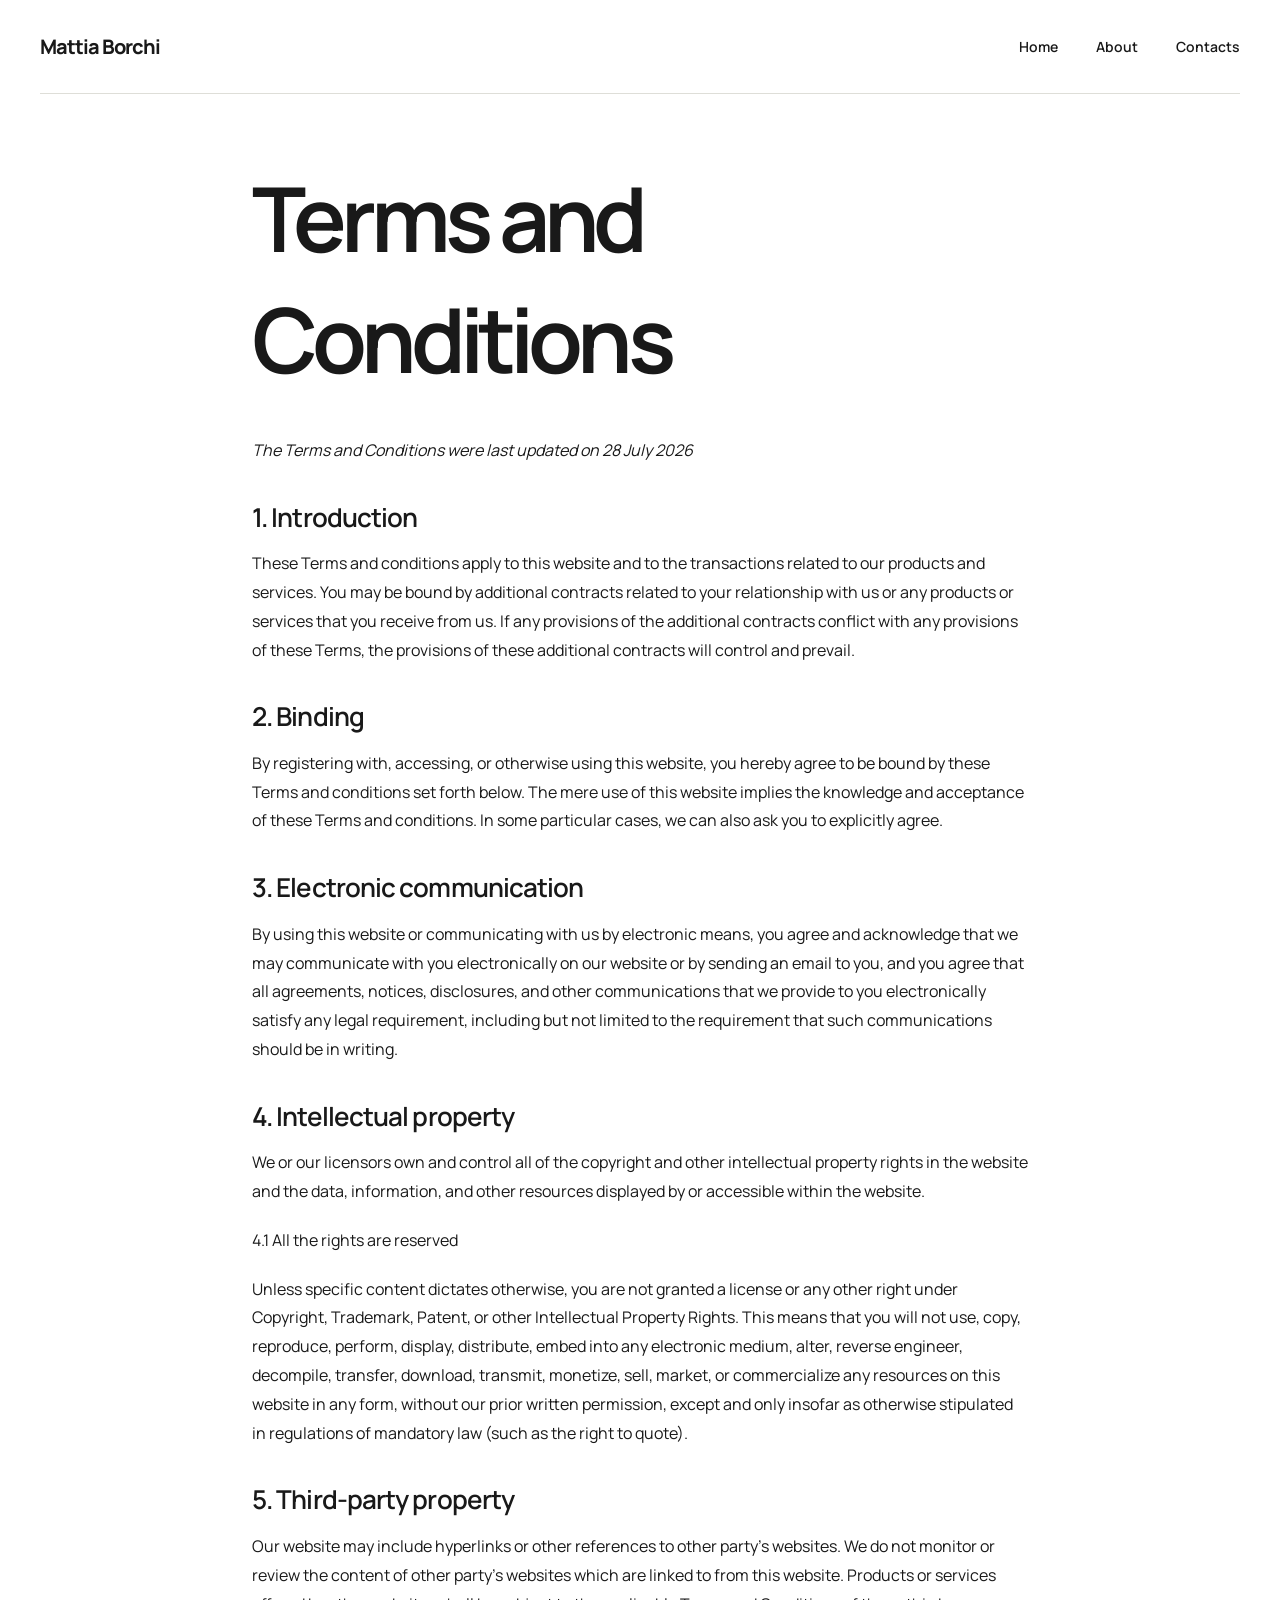
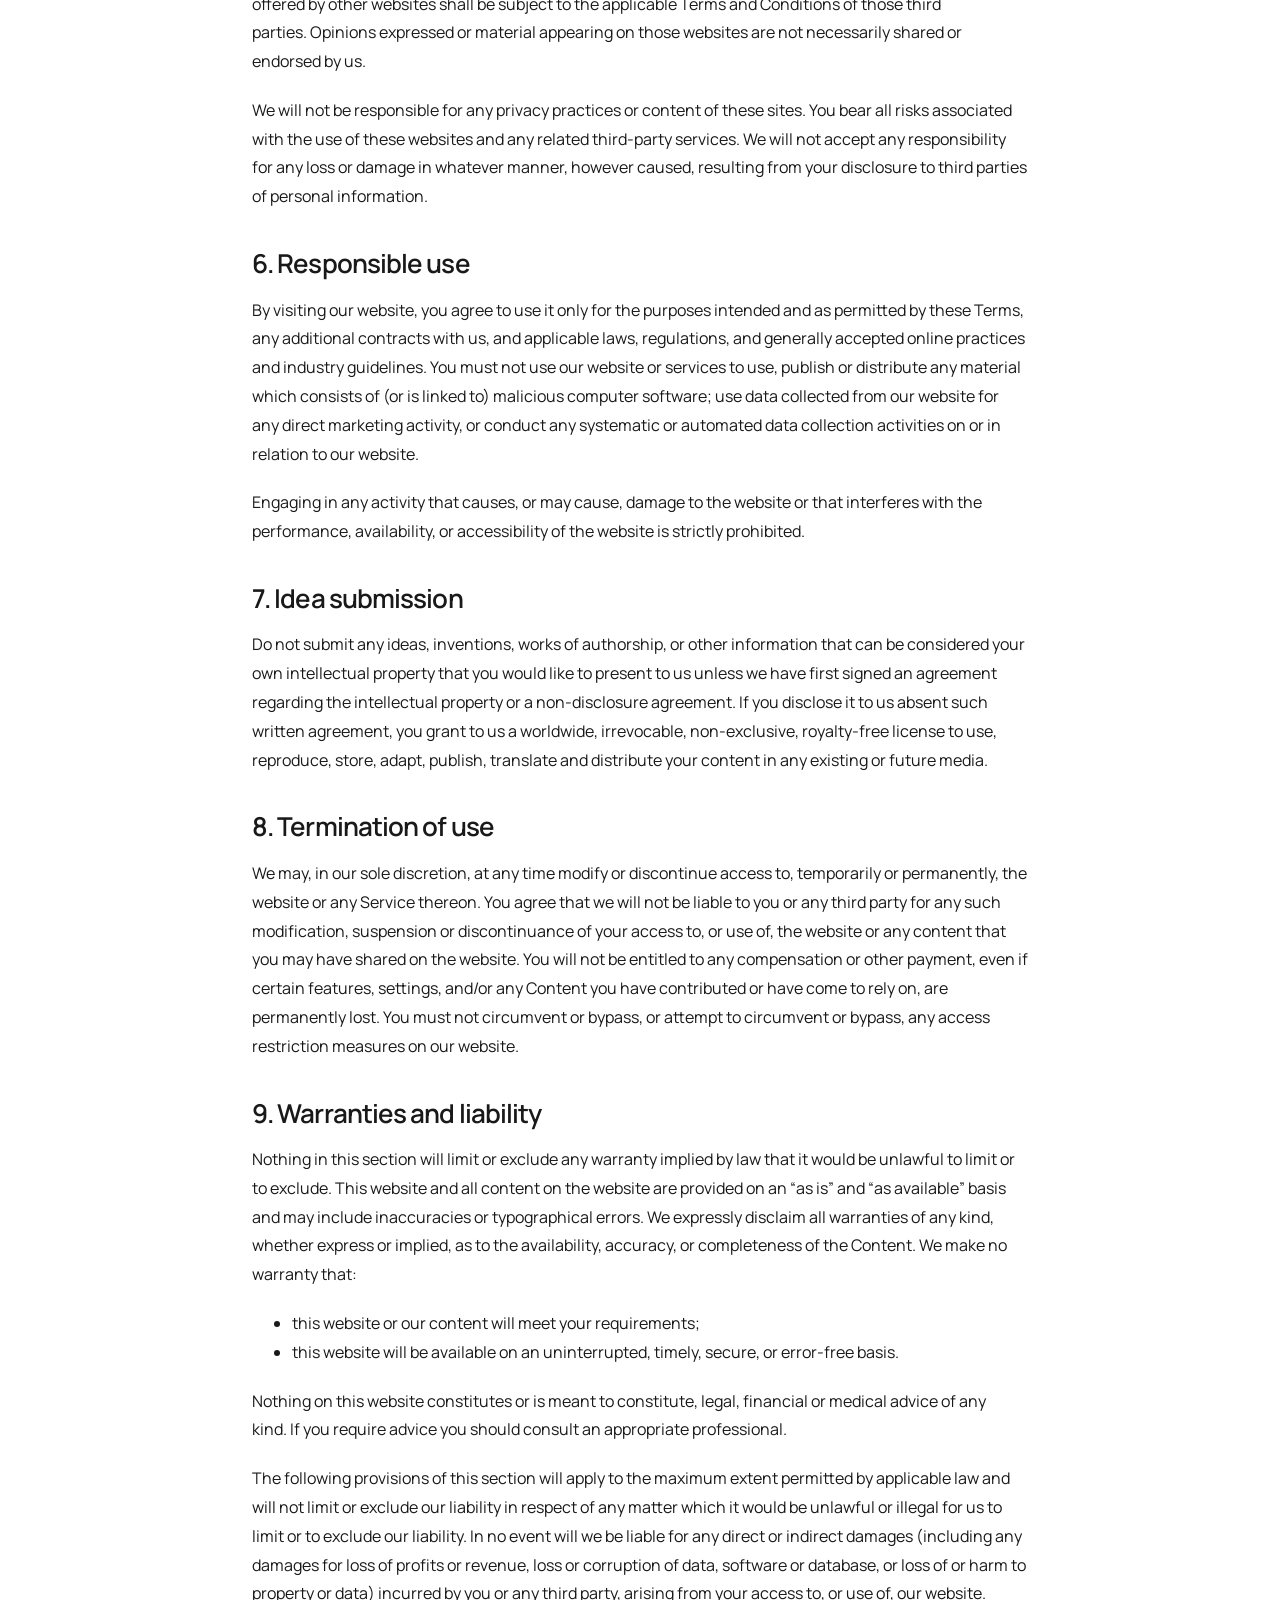
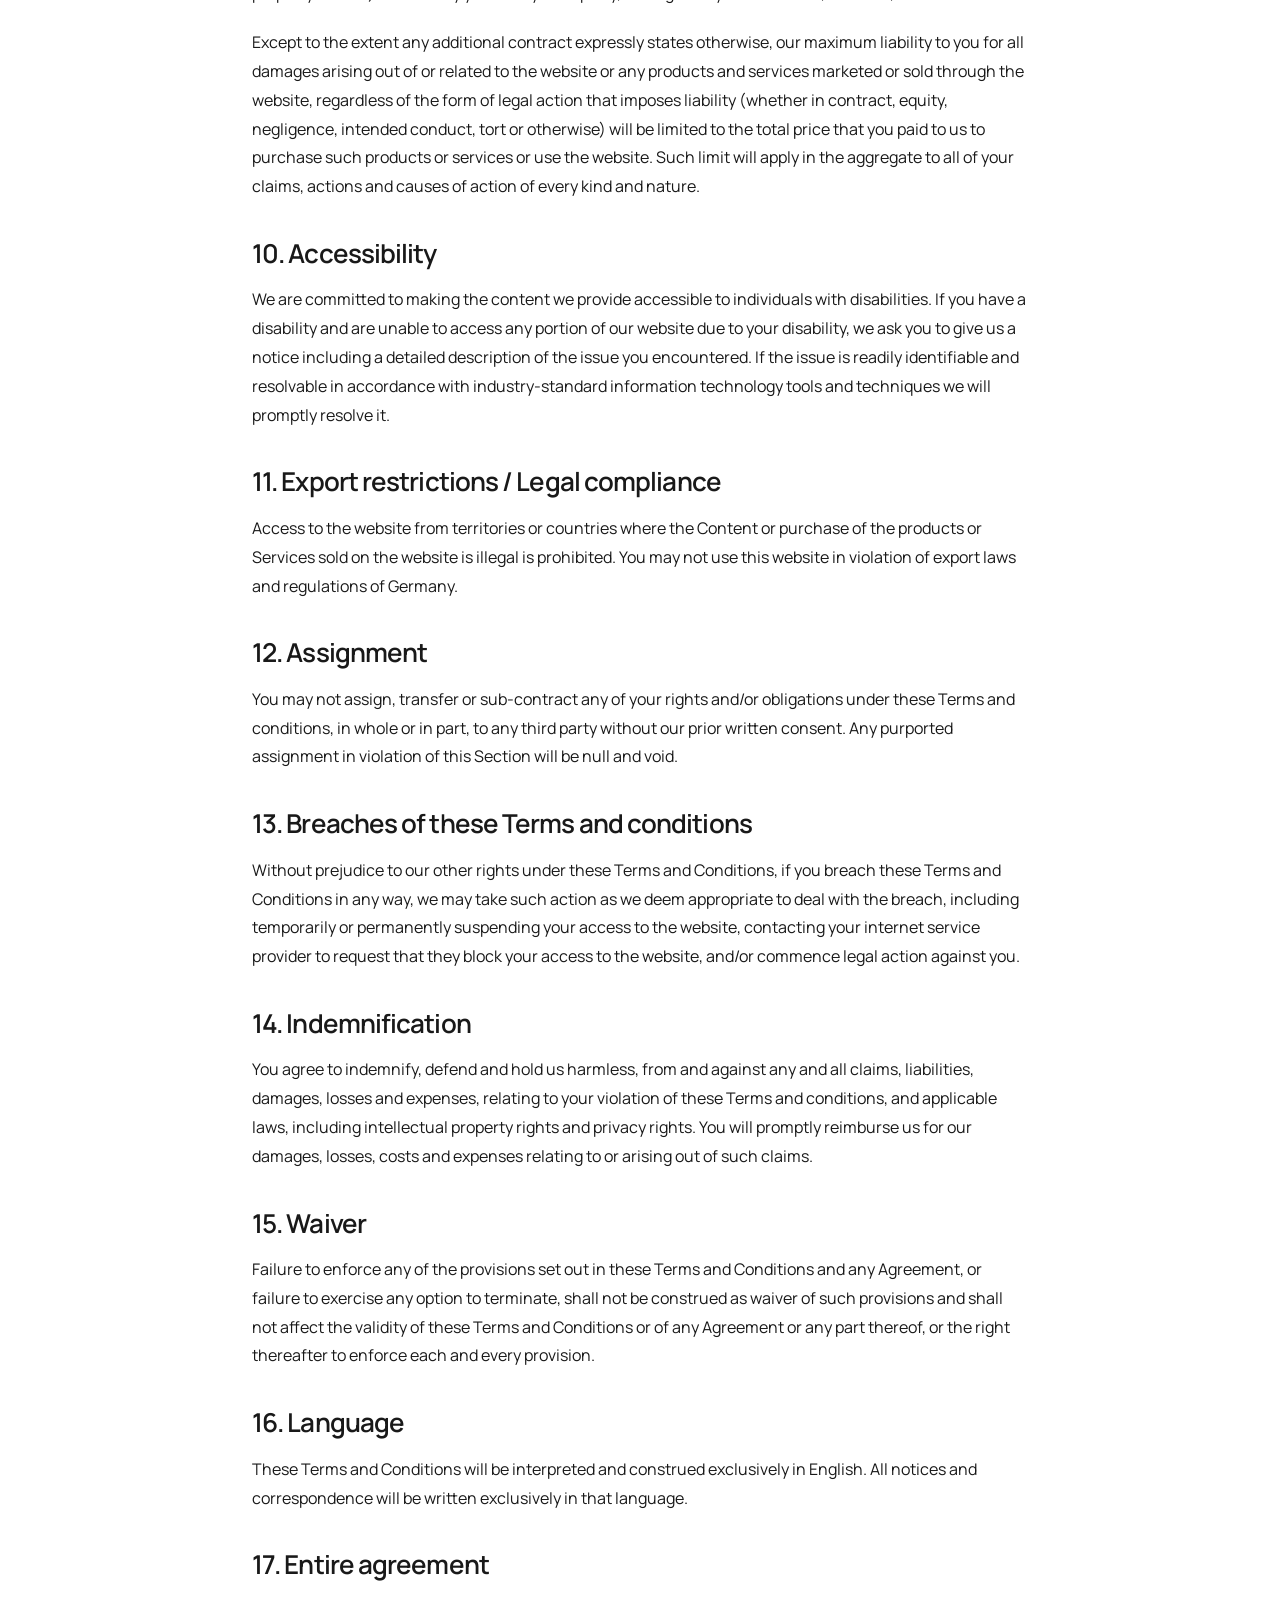
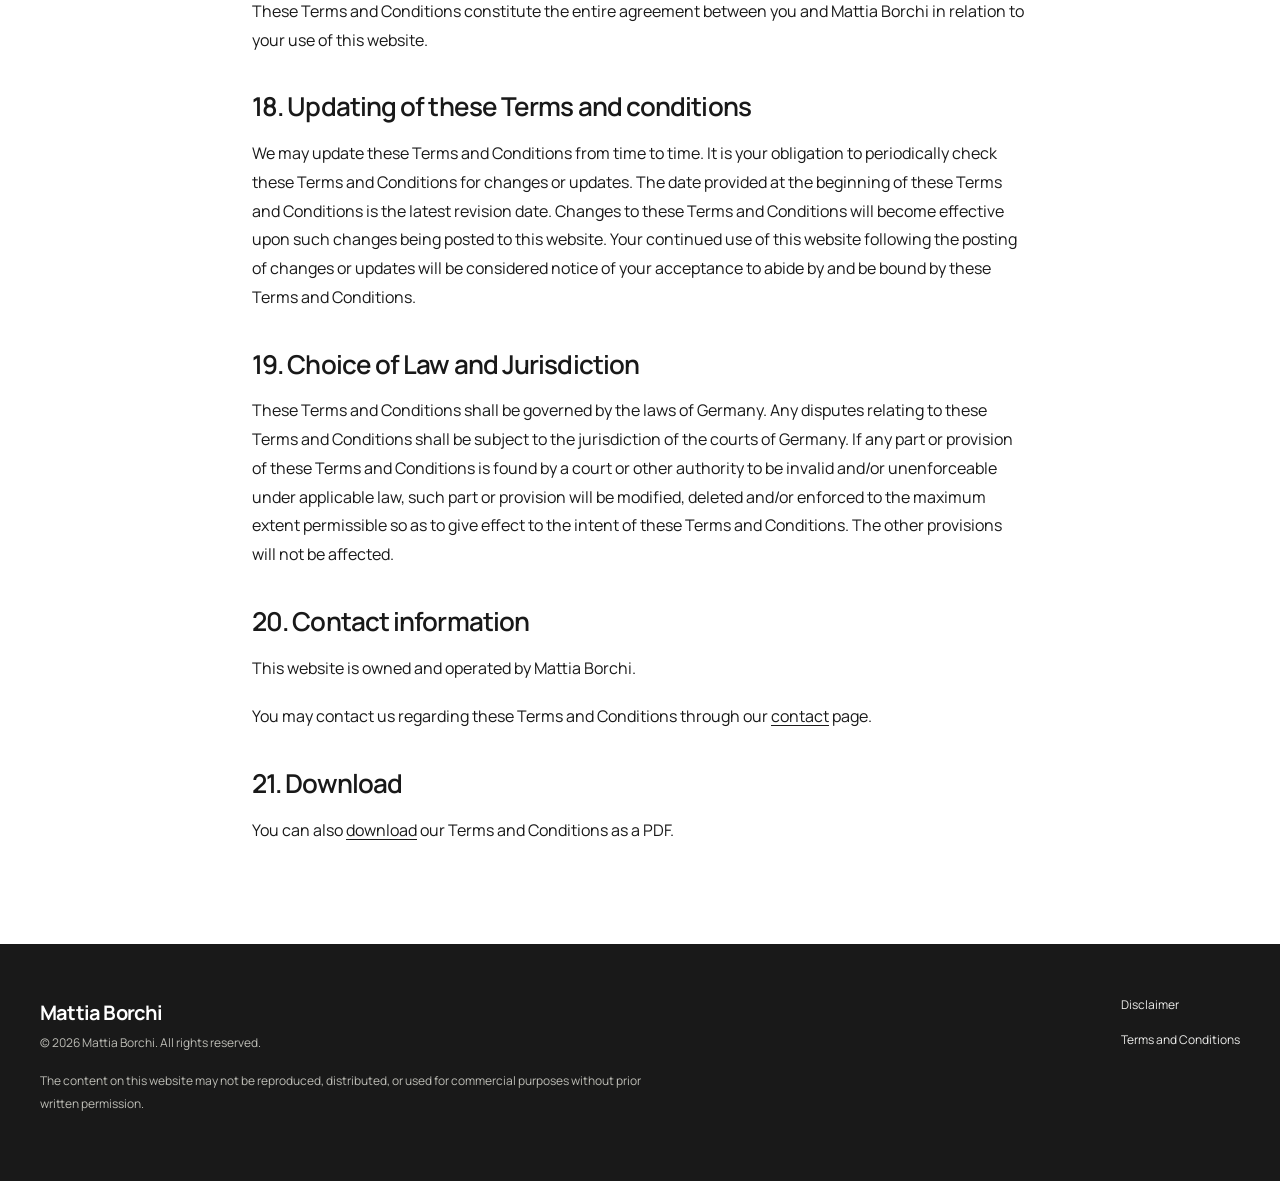
<file: terms-and-conditions/index.html>
<!doctype html>
<html lang="en-GB"><head><meta charset="utf-8"><meta name="viewport" content="width=device-width,initial-scale=1">
<title>Terms and Conditions — Mattia Borchi</title><meta name="description" content="Terms and Conditions — Mattia Borchi">
<meta property="og:type" content="website"><meta property="og:title" content="Terms and Conditions — Mattia Borchi"><meta property="og:description" content="Terms and Conditions — Mattia Borchi">
<link rel="icon" href="../assets/favicon.png">
<link rel="stylesheet" href="../assets/site.css"></head><body><a class="skip-link" href="#content">Skip to content</a>
<header class="site-header"><a class="site-brand" href="../">Mattia Borchi</a><button class="menu-toggle" aria-expanded="false" aria-controls="site-nav" type="button">Menu <span aria-hidden="true">☰</span></button><nav id="site-nav" aria-label="Main navigation"><a href="../">Home</a><a href="../about/">About</a><a href="../contacts/">Contacts</a></nav></header>
<main id="content" class="legal-document"><div class="page-title"><h1>Terms and Conditions</h1></div><div><p><i>The Terms and Conditions were last updated on 28 July 2026</i></p><h2>1. Introduction</h2><p>These Terms and conditions apply to this website and to the transactions related to our products and services.&nbsp;You may be bound by additional contracts related to your relationship with us or any products or services that you receive from us.&nbsp;If any provisions of the additional contracts conflict with any provisions of these Terms, the provisions of these additional contracts will control and prevail.</p><h2>2. Binding</h2><p>By registering with, accessing, or otherwise using this website, you hereby agree to be bound by these Terms and conditions set forth below.&nbsp;The mere use of this website implies the knowledge and acceptance of these Terms and conditions.&nbsp;In some particular cases, we can also ask you to explicitly agree.</p><h2>3. Electronic communication</h2><p>By using this website or communicating with us by electronic means, you agree and acknowledge that we may communicate with you electronically on our website or by sending an email to you, and you agree that all agreements, notices, disclosures, and other communications that we provide to you electronically satisfy any legal requirement, including but not limited to the requirement that such communications should be in writing.</p><h2>4. Intellectual property</h2><p>We or our licensors own and control all of the copyright and other intellectual property rights in the website and the data, information, and other resources displayed by or accessible within the website.</p><p>4.1 All the rights are reserved</p><p>Unless specific content dictates otherwise, you are not granted a license or any other right under Copyright, Trademark, Patent, or other Intellectual Property Rights.&nbsp;This means that you will not use, copy, reproduce, perform, display, distribute, embed into any electronic medium, alter, reverse engineer, decompile, transfer, download, transmit, monetize, sell, market, or commercialize any resources on this website in any form, without our prior written permission, except and only insofar as otherwise stipulated in regulations of mandatory law (such as the right to quote).</p><h2>5. Third-party property</h2><p>Our website may include hyperlinks or other references to other party’s websites.&nbsp;We do not monitor or review the content of other party’s websites which are linked to from this website.&nbsp;Products or services offered by other websites shall be subject to the applicable Terms and Conditions of those third parties.&nbsp;Opinions expressed or material appearing on those websites are not necessarily shared or endorsed by us.</p><p>We will not be responsible for any privacy practices or content of these sites.&nbsp;You bear all risks associated with the use of these websites and any related third-party services.&nbsp;We will not accept any responsibility for any loss or damage in whatever manner, however caused, resulting from your disclosure to third parties of personal information.</p><h2>6. Responsible use</h2><p>By visiting our website, you agree to use it only for the purposes intended and as permitted by these Terms, any additional contracts with us, and applicable laws, regulations, and generally accepted online practices and industry guidelines.&nbsp;You must not use our website or services to use, publish or distribute any material which consists of (or is linked to) malicious computer software; use data collected from our website for any direct marketing activity, or conduct any systematic or automated data collection activities on or in relation to our website.</p><p>Engaging in any activity that causes, or may cause, damage to the website or that interferes with the performance, availability, or accessibility of the website is strictly prohibited.</p><h2>7. Idea submission</h2><p>Do not submit any ideas, inventions, works of authorship, or other information that can be considered your own intellectual property that you would like to present to us unless we have first signed an agreement regarding the intellectual property or a non-disclosure agreement.&nbsp;If you disclose it to us absent such written agreement, you grant to us a worldwide, irrevocable, non-exclusive, royalty-free license to use, reproduce, store, adapt, publish, translate and distribute your content in any existing or future media.</p><h2>8. Termination of use</h2><p>We may, in our sole discretion, at any time modify or discontinue access to, temporarily or permanently, the website or any Service thereon.&nbsp;You agree that we will not be liable to you or any third party for any such modification, suspension or discontinuance of your access to, or use of, the website or any content that you may have shared on the website.&nbsp;You will not be entitled to any compensation or other payment, even if certain features, settings, and/or any Content you have contributed or have come to rely on, are permanently lost.&nbsp;You must not circumvent or bypass, or attempt to circumvent or bypass, any access restriction measures on our website.</p><h2>9. Warranties and liability</h2><p>Nothing in this section will limit or exclude any warranty implied by law that it would be unlawful to limit or to exclude.&nbsp;This website and all content on the website are provided on an “as is” and “as available” basis and may include inaccuracies or typographical errors.&nbsp;We expressly disclaim all warranties of any kind, whether express or implied, as to the availability, accuracy, or completeness of the Content.&nbsp;We make no warranty that:</p><p></p><ul>
                    <li>this website or our content will meet your requirements;</li>
                    <li>this website will be available on an uninterrupted, timely, secure, or error-free basis.</li>
        </ul><p></p><p>Nothing on this website constitutes or is meant to constitute, legal, financial or medical advice of any kind.&nbsp;If you require advice you should consult an appropriate professional.</p><p>The following provisions of this section will apply to the maximum extent permitted by applicable law and will not limit or exclude our liability in respect of any matter which it would be unlawful or illegal for us to limit or to exclude our liability.&nbsp;In no event will we be liable for any direct or indirect damages (including any damages for loss of profits or revenue, loss or corruption of data, software or database, or loss of or harm to property or data) incurred by you or any third party, arising from your access to, or use of, our website.</p><p>Except to the extent any additional contract expressly states otherwise, our maximum liability to you for all damages arising out of or related to the website or any products and services marketed or sold through the website, regardless of the form of legal action that imposes liability (whether in contract, equity, negligence, intended conduct, tort or otherwise) will be limited to the total price that you paid to us to purchase such products or services or use the website.&nbsp;Such limit will apply in the aggregate to all of your claims, actions and causes of action of every kind and nature.</p><h2>10. Accessibility</h2><p>We are committed to making the content we provide accessible to individuals with disabilities.&nbsp;If you have a disability and are unable to access any portion of our website due to your disability, we ask you to give us a notice including a detailed description of the issue you encountered.&nbsp;If the issue is readily identifiable and resolvable in accordance with industry-standard information technology tools and techniques we will promptly resolve it.</p><h2>11. Export restrictions / Legal compliance</h2><p>Access to the website from territories or countries where the Content or purchase of the products or Services sold on the website is illegal is prohibited.&nbsp;You may not use this website in violation of export laws and regulations of Germany.</p><h2>12. Assignment</h2><p>You may not assign, transfer or sub-contract any of your rights and/or obligations under these Terms and conditions, in whole or in part, to any third party without our prior written consent.&nbsp;Any purported assignment in violation of this Section will be null and void.</p><h2>13. Breaches of these Terms and conditions</h2><p>Without prejudice to our other rights under these Terms and Conditions, if you breach these Terms and Conditions in any way, we may take such action as we deem appropriate to deal with the breach, including temporarily or permanently suspending your access to the website, contacting your internet service provider to request that they block your access to the website, and/or commence legal action against you.</p><h2>14. Indemnification</h2><p>You agree to indemnify, defend and hold us harmless, from and against any and all claims, liabilities, damages, losses and expenses, relating to your violation of these Terms and conditions, and applicable laws, including intellectual property rights and privacy rights.&nbsp;You will promptly reimburse us for our damages, losses, costs and expenses relating to or arising out of such claims.</p><h2>15. Waiver</h2><p>Failure to enforce any of the provisions set out in these Terms and Conditions and any Agreement, or failure to exercise any option to terminate, shall not be construed as waiver of such provisions and shall not affect the validity of these Terms and Conditions or of any Agreement or any part thereof, or the right thereafter to enforce each and every provision.</p><h2>16. Language</h2><p>These Terms and Conditions will be interpreted and construed exclusively in English.&nbsp;All notices and correspondence will be written exclusively in that language.</p><h2>17. Entire agreement</h2><p>These Terms and Conditions constitute the entire agreement between you and Mattia Borchi in relation to your use of this website.</p><h2>18. Updating of these Terms and conditions</h2><p>We may update these Terms and Conditions from time to time.&nbsp;It is your obligation to periodically check these Terms and Conditions for changes or updates.&nbsp;The date provided at the beginning of these Terms and Conditions is the latest revision date.&nbsp;Changes to these Terms and Conditions will become effective upon such changes being posted to this website.&nbsp;Your continued use of this website following the posting of changes or updates will be considered notice of your acceptance to abide by and be bound by these Terms and Conditions.</p><h2>19. Choice of Law and Jurisdiction</h2><p>These Terms and Conditions shall be governed by the laws of Germany.&nbsp;Any disputes relating to these Terms and Conditions shall be subject to the jurisdiction of the courts of Germany.&nbsp;If any part or provision of these Terms and Conditions is found by a court or other authority to be invalid and/or unenforceable under applicable law, such part or provision will be modified, deleted and/or enforced to the maximum extent permissible so as to give effect to the intent of these Terms and Conditions.&nbsp;The other provisions will not be affected.</p><h2>20. Contact information</h2><p>This website is owned and operated by Mattia Borchi.</p><p>You may contact us regarding these Terms and Conditions through our <a href="../contacts/">contact</a> page.</p><h2>21. Download</h2><p>You can also <a href="../assets/documents/terms-and-conditions.pdf">download</a> our Terms and Conditions as a PDF.</p></div></main>
<footer class="site-footer"><div><strong>Mattia Borchi</strong><p>© 2026 Mattia Borchi. All rights reserved.</p><p>The content on this website may not be reproduced, distributed, or used for commercial purposes without prior written permission.</p></div><nav aria-label="Legal pages"><a href="../disclaimer/">Disclaimer</a><a href="../terms-and-conditions/">Terms and Conditions</a></nav></footer>
<script src="../assets/site.js" defer=""></script>
</body></html>
</file>
<file: assets/site.css>
@font-face{font-family:Manrope;src:url('./fonts/manrope.woff2') format('woff2');font-weight:200 800;font-style:normal;font-display:swap}
:root{--ink:#191919;--muted:#5b5b56;--line:#deded8;--paper:#f7f7f3;--frame:1200px;--gutter:32px;color-scheme:light}
*{box-sizing:border-box}html{scroll-behavior:smooth}body{margin:0;background:#fff;color:var(--ink);font:16px/1.8 Manrope,Arial,sans-serif;-webkit-font-smoothing:antialiased}::selection{background:#ffee58;color:#111}
a{color:inherit;text-underline-offset:.2em;overflow-wrap:anywhere}a:hover{color:#555}a:focus-visible,button:focus-visible,summary:focus-visible{outline:2px solid #555;outline-offset:5px}button{font:inherit;cursor:pointer}img{display:block;max-width:100%;height:auto}svg{max-width:100%}figure{margin:0}p{margin:0 0 1.25em;overflow-wrap:anywhere}h1,h2,h3,h4,h5{margin:0 0 .65em;line-height:1.25;letter-spacing:-.035em;overflow-wrap:anywhere;text-wrap:balance}h1{font-size:clamp(3.4rem,8vw,7.2rem);font-weight:650;letter-spacing:-.065em;line-height:1.08}h2{font-size:clamp(1.9rem,3.6vw,2.9rem);font-weight:600}h3{font-size:1.4rem;font-weight:650}h4{font-size:1.15rem;line-height:1.45}h5{font-size:.9rem;line-height:1.5}strong{font-weight:700}hr{border:0;border-top:1px solid var(--line);margin:3rem 0}
.content-group,.layout-container,.design-grid,.design-item,.media,.heading-group{min-width:0;max-width:100%}main p,main li,main figcaption{overflow-wrap:anywhere}main section,main article,main .content-group,main .layout-container{height:auto;max-height:none}figcaption{font-size:13px;line-height:1.5;margin-top:12px;text-align:center}
.skip-link{position:absolute;left:16px;top:-100px;padding:8px 16px;background:#ffee58;z-index:10}.skip-link:focus{top:12px}
.site-header,.page-intro,.page-title,main>.content-group,main>.layout-container,main>hr{width:calc(100% - var(--gutter)*2);max-width:var(--frame);margin-inline:auto}
.site-header{display:flex;align-items:center;justify-content:space-between;gap:24px;min-height:94px;padding:20px 0;border-bottom:1px solid var(--line)}.site-brand{font-size:20px;font-weight:750;letter-spacing:-.05em;text-decoration:none}.site-header nav{display:flex;gap:38px}.site-header nav a{position:relative;padding:6px 0;font-size:14px;font-weight:600;text-decoration:none}.site-header nav a::after{content:'';position:absolute;bottom:0;left:0;right:0;height:1px;background:currentColor;transform:scaleX(0);transform-origin:left;transition:transform .2s}.site-header nav a:hover::after,.site-header nav [aria-current]::after{transform:scaleX(1)}.menu-toggle{display:none;border:1px solid #b7b7b1;border-radius:30px;background:#fff;padding:8px 16px;font-size:12px}
.page-intro,.page-title{padding:64px 0 36px}.page-intro h1,.page-title h1{margin:0}.page-title h1{font-size:clamp(3.2rem,7vw,6rem)}.eyebrow{font-size:.72rem;letter-spacing:.2em;text-transform:uppercase;font-weight:650;margin-bottom:20px}
.home-hero{margin-bottom:88px}.hero-grid{display:grid;grid-template-columns:minmax(0,.85fr) minmax(0,1.15fr);align-items:center;gap:64px}.home-hero .media img{width:100%;border-radius:3px}.home-hero p{line-height:1.85;margin-bottom:18px}.home-hero p:first-child{font-size:20px;line-height:1.6;letter-spacing:-.025em}.button-group{margin-top:24px}.button-row{display:flex;flex-wrap:wrap;gap:12px}.button-item,.button-wrapper{max-width:100%;min-width:0}.button{display:inline-flex;align-items:center;justify-content:center;gap:14px;padding:14px 24px;background:#191919;color:#fff;border:1px solid #191919;border-radius:30px;text-decoration:none;font-size:13px;font-weight:650;line-height:1.6;max-width:100%;white-space:normal;transition:background .2s,transform .2s}.button:hover{color:#fff;background:#393935;transform:translateY(-2px)}.button-label{min-width:0;overflow-wrap:anywhere}.button-icon{display:inline-flex;flex-shrink:0}.button-icon svg{width:16px;height:16px;fill:currentColor}
.design-section{padding:54px 0 60px;border-top:1px solid var(--line)}.design-section>h2,.design-section>.heading-group>h2{margin-bottom:36px;text-align:left}.design-section>h2 strong{font-weight:600}.design-section>hr{display:none}.design-grid{display:grid;gap:26px;align-items:stretch}.design-item{margin:0}.design-item p{color:var(--muted);font-size:15px;line-height:1.8}.design-item p:last-child{margin-bottom:0}.design-item .heading-group{margin:0}.design-item h3,.design-item h4{margin:0}
.section-metrics .design-grid{grid-template-columns:repeat(4,minmax(0,1fr));gap:0;background:var(--paper);border-radius:4px;padding:32px 12px}.section-metrics .design-item{display:flex;flex-direction:column;align-items:flex-start;gap:14px;padding:8px 24px;border-right:1px solid var(--line)}.section-metrics .design-item:last-child{border:0}.section-metrics img{width:28px;height:28px;object-fit:contain}.section-metrics header{min-height:34px}.section-metrics header h5{font-size:11px;letter-spacing:.07em;text-transform:uppercase;font-weight:600;color:var(--muted)}.section-metrics h3{font-size:64px;font-weight:550;line-height:1.15;letter-spacing:-.07em}.section-metrics h5{margin:0}.section-metrics p{font-size:13px}
.section-skills .design-grid,.section-looking .design-grid{grid-template-columns:repeat(2,minmax(0,1fr));gap:40px 64px}.section-skills .design-item,.section-looking .design-item{display:flex;flex-direction:column;align-items:flex-start;gap:18px}.section-skills h3,.section-looking h3{font-size:23px}.section-skills img,.section-looking img{width:38px;height:38px;object-fit:contain}
.section-frameworks .design-grid{grid-template-columns:repeat(3,minmax(0,1fr));gap:16px}.section-frameworks .design-item{display:flex;flex-direction:column;align-items:flex-start;gap:20px;padding:28px;border:1px solid var(--line);border-radius:4px;transition:background .2s}.section-frameworks .design-item:hover{background:var(--paper)}.section-frameworks h3{font-size:18px}.section-frameworks img{width:36px;height:36px;object-fit:contain}
.section-tools .design-grid{grid-template-columns:repeat(7,minmax(0,1fr));gap:12px}.section-tools .design-item{display:flex;align-items:flex-start;justify-content:center;padding:22px 12px;background:var(--paper);border-radius:4px}.section-tools figure{width:100%;min-width:0}.section-tools img{width:44px;height:44px;object-fit:contain;margin:auto}.section-tools figcaption{white-space:normal;overflow:visible}
.closing-quote{margin-top:20px;margin-bottom:88px}.closing-quote>hr{display:none}.pullquote{padding:56px 80px;background:var(--paper);border-radius:4px;text-align:center}.pullquote blockquote{margin:0}.pullquote p{font-size:clamp(1.5rem,3vw,2.3rem);line-height:1.5;letter-spacing:-.035em}.pullquote cite{font-style:normal;font-size:12px;letter-spacing:.1em;text-transform:uppercase;color:var(--muted)}
.about .page-title{padding-bottom:50px}.section-journey{border:0;padding-top:0;display:grid;grid-template-columns:1fr 2fr;gap:0 70px}.section-journey h2{grid-column:1;grid-row:1/3}.section-journey p{grid-column:2;max-width:73ch;font-size:17px}
.section-process .design-grid,.section-personality .design-grid{grid-template-columns:repeat(2,minmax(0,1fr));gap:24px}.section-process>h3,.section-personality>h3{font-size:13px;text-transform:uppercase;letter-spacing:.12em;color:var(--muted);margin:36px 0 24px}.section-process .design-item,.section-personality .design-item{display:flex;flex-direction:column;align-items:flex-start;gap:16px;padding:26px;background:var(--paper);border-radius:4px}.section-process .design-item img,.section-personality .design-item img{width:32px;height:32px;object-fit:contain}.section-personality .button-group{margin-top:30px}
.section-experience>.design-grid,.section-education>.design-grid{grid-template-columns:130px minmax(0,1fr);gap:44px;padding:32px 0;border-top:1px solid var(--line);align-items:start}.section-experience>.design-grid:first-of-type,.section-education>.design-grid:first-of-type{border:0;padding-top:0}.section-experience img,.section-education img{width:95px;max-height:95px;object-fit:contain}.section-experience h3,.section-education h3{font-size:26px}.section-experience p,.section-education p{max-width:78ch;margin:16px 0}.section-experience .date-line,.section-education .date-line{font-size:12px;letter-spacing:.04em;color:#575751}
.contact-hero{margin-top:36px;margin-bottom:64px}.contact-hero .hero-grid{grid-template-columns:minmax(0,.75fr) minmax(0,1.25fr);gap:72px}.contact-hero img{max-height:460px;width:auto;margin:auto;object-fit:contain}.contact-hero h2{font-size:clamp(1.8rem,3.5vw,2.7rem);font-weight:500;line-height:1.5;letter-spacing:-.035em}.contacts>hr{display:none}.section-interests .design-grid{grid-template-columns:repeat(3,minmax(0,1fr));gap:24px}.section-interests .design-item{display:flex;flex-direction:column;align-items:stretch;gap:12px;padding:24px;background:var(--paper);border-radius:4px}.section-interests h3{font-size:18px}.section-interests p{margin:0}.section-interests .content-group p+p{margin-top:8px}.contact-row{display:grid;grid-template-columns:30px minmax(0,1fr);gap:14px;align-items:start}.contact-row img{width:30px;height:30px;object-fit:contain}.contact-row p{min-width:0}.contact-row a{overflow-wrap:anywhere}
.disclaimer,.legal-document{max-width:840px;margin:auto;padding:0 var(--gutter) 80px}.disclaimer>.page-title,.legal-document>.page-title{width:100%;padding-inline:0}.disclaimer h2,.legal-document h2{font-size:26px;margin:36px 0 16px}.legal-document h3{font-size:20px;margin:28px 0 12px}.legal-document table{max-width:100%;border-collapse:collapse;table-layout:fixed;overflow-wrap:anywhere}.legal-document td,.legal-document th{padding:12px;border:1px solid var(--line)}
.site-footer{display:flex;justify-content:space-between;gap:70px;padding:50px max(var(--gutter),calc((100vw - var(--frame))/2));background:#191919;color:#fff;font-size:12px;line-height:1.9}.site-footer>div{max-width:620px;min-width:0}.site-footer strong{font-size:20px;letter-spacing:-.04em}.site-footer p{color:#bdbdb6}.site-footer nav{display:flex;flex-direction:column;gap:12px;flex-shrink:0;max-width:100%}.site-footer a{color:#ededeb;text-decoration:none}.site-footer a:hover{text-decoration:underline;color:#fff}
@media(max-width:1000px){.hero-grid{gap:36px}.section-metrics .design-grid{grid-template-columns:repeat(2,minmax(0,1fr));row-gap:32px}.section-metrics .design-item:nth-child(2){border:0}.section-frameworks .design-grid{grid-template-columns:repeat(2,minmax(0,1fr))}.section-tools .design-grid{grid-template-columns:repeat(4,minmax(0,1fr))}.section-interests .design-grid{grid-template-columns:repeat(2,minmax(0,1fr))}.section-interests .design-item:last-child{grid-column:1/-1}.section-journey{grid-template-columns:1fr}.section-journey h2,.section-journey p{grid-column:auto;grid-row:auto}.contact-hero .hero-grid{gap:32px}}
@media(max-width:760px){:root{--gutter:20px}.site-header{min-height:78px;padding:16px 0;flex-wrap:wrap;gap:8px}.site-brand{font-size:18px}.menu-toggle{display:block}.site-header nav{display:none;flex-basis:100%;flex-direction:column;gap:2px;padding:12px 0 4px}.site-header nav.is-open{display:flex}.site-header nav a{padding:10px 0}.site-header nav a::after{right:auto;width:24px}.page-intro,.page-title{padding:36px 0 28px}.page-intro h1{font-size:clamp(2.8rem,11vw,5rem)}.eyebrow{font-size:10px;margin-bottom:16px}.hero-grid,.contact-hero .hero-grid{grid-template-columns:1fr;gap:28px}.home-hero .media{max-width:440px;margin:auto}.home-hero p:first-child{font-size:19px}.home-hero{margin-bottom:48px}.design-section{padding:36px 0 40px}.design-section>h2{font-size:30px;margin-bottom:28px}.section-metrics .design-grid{padding:20px 4px}.section-metrics .design-item{padding:8px 12px;gap:12px}.section-metrics h3{font-size:52px}.section-skills .design-grid,.section-looking .design-grid,.section-process .design-grid,.section-personality .design-grid{grid-template-columns:1fr;gap:28px}.section-frameworks .design-grid{gap:12px}.section-frameworks .design-item{padding:18px;gap:16px}.section-frameworks h3{font-size:16px}.section-tools .design-grid{grid-template-columns:repeat(3,minmax(0,1fr));gap:8px}.section-tools .design-item{padding:18px 10px}.section-tools img{width:32px;height:32px}.section-tools figcaption{font-size:12px}.closing-quote{margin-bottom:48px}.pullquote{padding:32px 24px}.section-experience>.design-grid,.section-education>.design-grid{grid-template-columns:1fr;gap:20px}.section-experience img,.section-education img{max-height:52px;width:auto;max-width:100px}.section-experience h3,.section-education h3{font-size:23px}.section-journey p{font-size:16px}.contact-hero{margin-top:12px;margin-bottom:40px}.contact-hero img{max-height:330px}.contact-hero h2{font-size:26px}.section-interests .design-grid{grid-template-columns:1fr}.site-footer{flex-direction:column;padding:38px 24px;gap:30px}.site-footer nav{gap:12px}.button{padding:14px 20px}}
@media(max-width:360px){.section-metrics .design-grid,.section-frameworks .design-grid{grid-template-columns:1fr}.section-metrics .design-item{border:0;border-bottom:1px solid var(--line);padding:20px}.section-metrics .design-item:last-child{border:0}.section-tools .design-grid{grid-template-columns:repeat(2,minmax(0,1fr))}}
@media(prefers-reduced-motion:reduce){html{scroll-behavior:auto}*,*::before,*::after{transition:none!important;animation:none!important}}
@media print{.site-header,.site-footer,.skip-link{display:none!important}.legal-document{max-width:none;padding:0;font-size:11pt}.legal-document h1{font-size:28pt}.legal-document h2{font-size:16pt;break-after:avoid}a{color:inherit}body{background:white}}
h1,.section-metrics h3{line-height:1.35}
</file>
